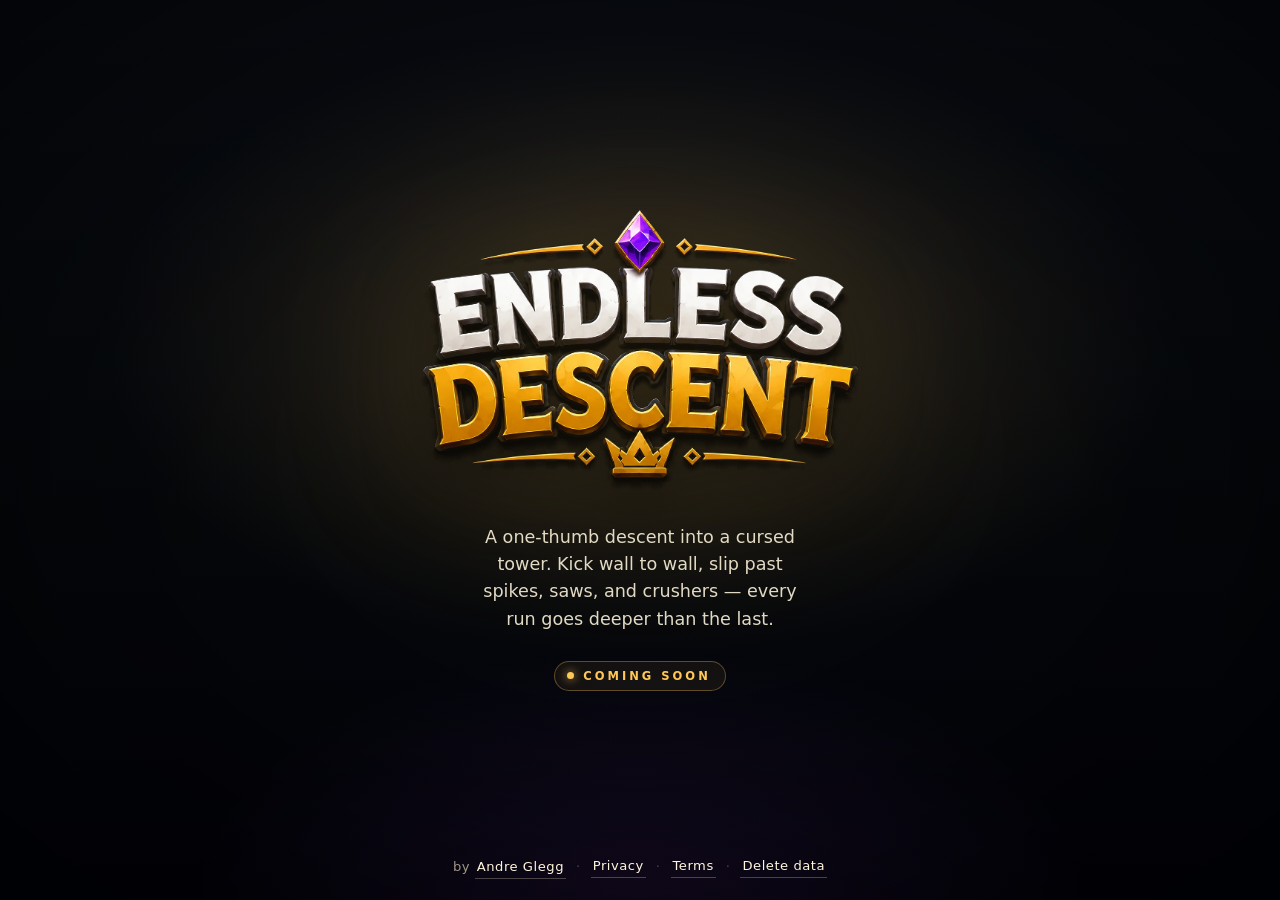
<file: index.html>
<!doctype html>
<html lang="en">
  <head>
    <meta charset="utf-8">
    <meta name="viewport" content="width=device-width, initial-scale=1, viewport-fit=cover">
    <title>Endless Descent</title>
    <meta
      name="description"
      content="A one-thumb descent into a cursed tower. Kick wall to wall, slip past spikes, saws, and crushers — every run goes deeper than the last. Coming soon."
    >
    <meta property="og:title" content="Endless Descent">
    <meta
      property="og:description"
      content="A one-thumb descent into a cursed tower. Kick wall to wall, slip past spikes, saws, and crushers — every run goes deeper than the last."
    >
    <meta property="og:type" content="website">
    <meta property="og:url" content="https://endlessdescent.andreglegg.no/">
    <meta property="og:image" content="https://endlessdescent.andreglegg.no/assets/concept.png">
    <meta name="theme-color" content="#05070a">
    <link rel="canonical" href="https://endlessdescent.andreglegg.no/">
    <link rel="stylesheet" href="styles.css">
  </head>
  <body>
    <div class="sparks" aria-hidden="true">
      <span></span><span></span><span></span><span></span><span></span>
      <span></span><span></span><span></span><span></span><span></span>
      <span></span><span></span><span></span><span></span><span></span>
      <span></span><span></span><span></span><span></span><span></span>
    </div>
    <main class="stage">
      <h1 class="logo">
        <img src="assets/logo.webp" alt="Endless Descent" width="1185" height="761">
      </h1>
      <p class="tagline">
        A one-thumb descent into a cursed tower. Kick wall to wall,
        slip past spikes, saws, and crushers &mdash; every run goes
        deeper than the last.
      </p>
      <p class="badge"><span class="dot" aria-hidden="true"></span>Coming soon</p>
    </main>
    <footer class="foot">
      <span>by <a href="https://andreglegg.no/">Andre Glegg</a></span>
      <span class="sep" aria-hidden="true">&middot;</span>
      <a href="/privacy/">Privacy</a>
      <span class="sep" aria-hidden="true">&middot;</span>
      <a href="/terms/">Terms</a>
      <span class="sep" aria-hidden="true">&middot;</span>
      <a href="/delete/">Delete data</a>
    </footer>
  </body>
</html>
</file>
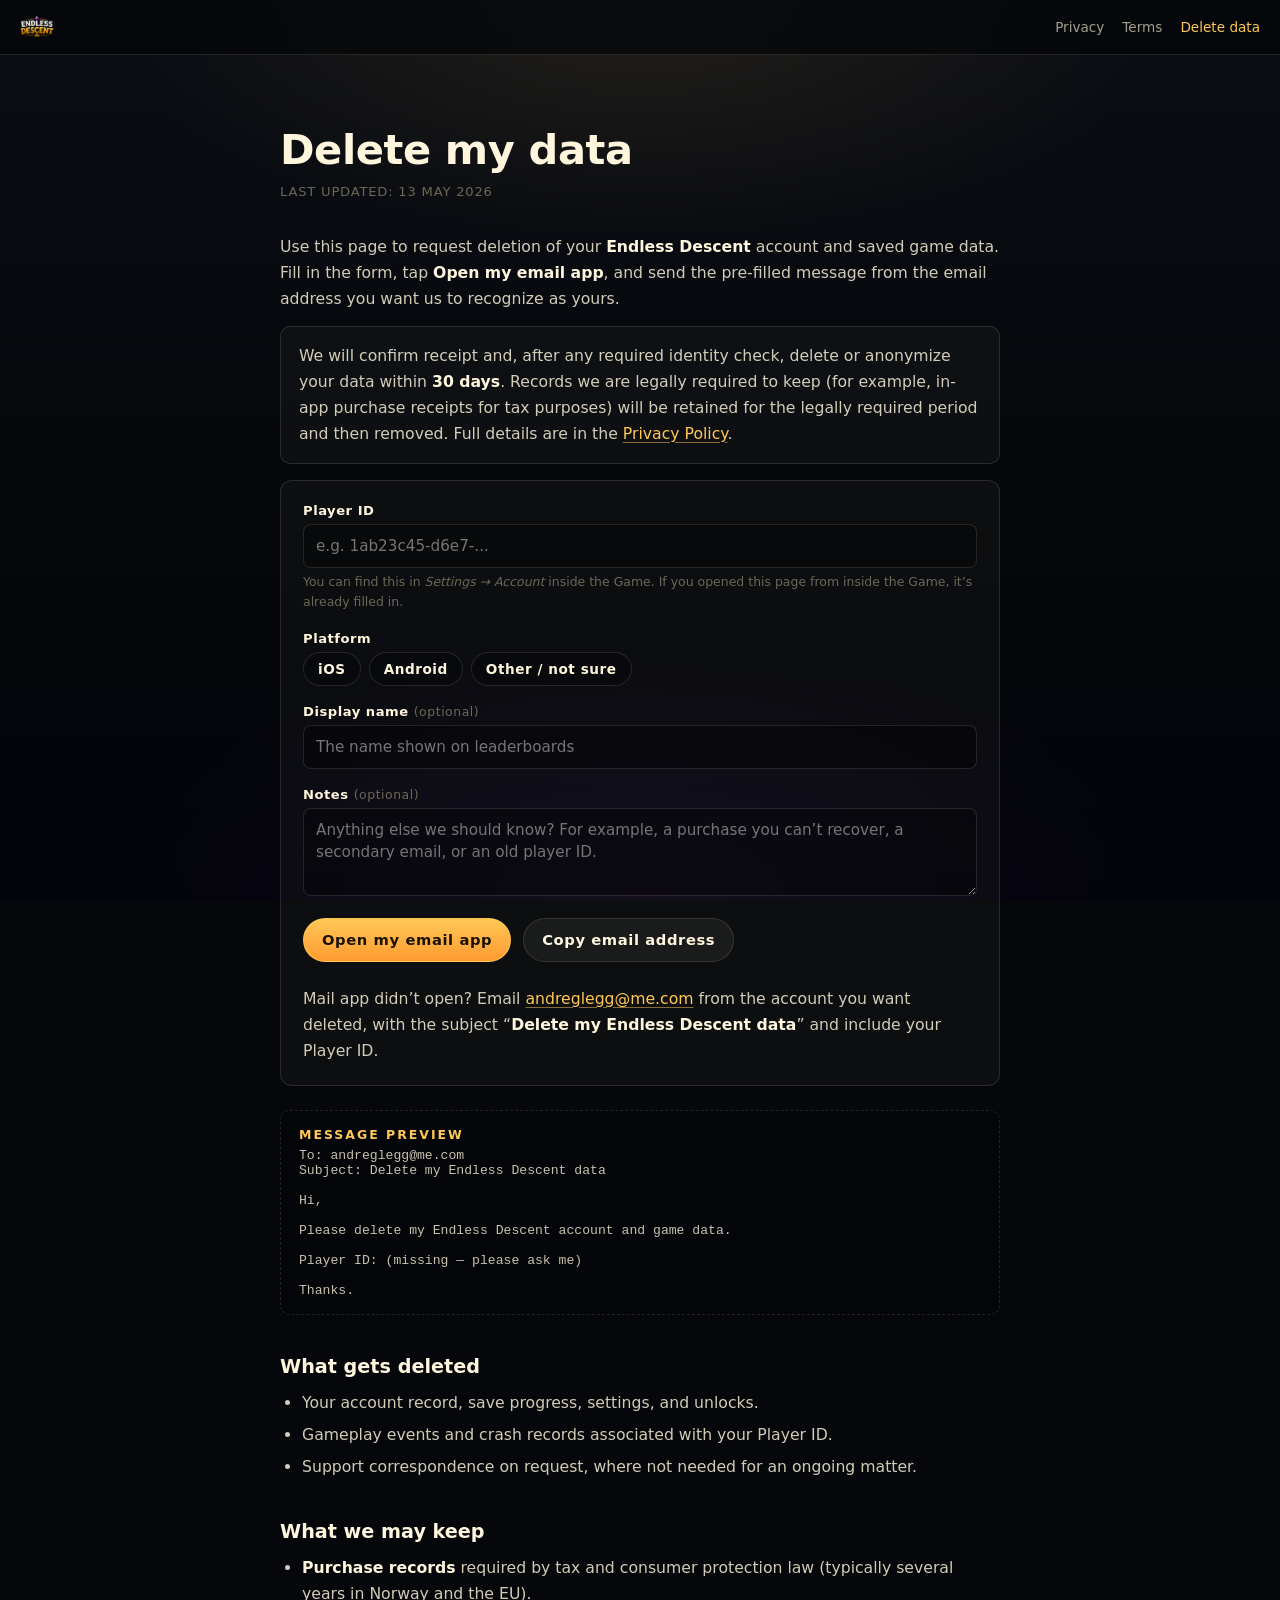
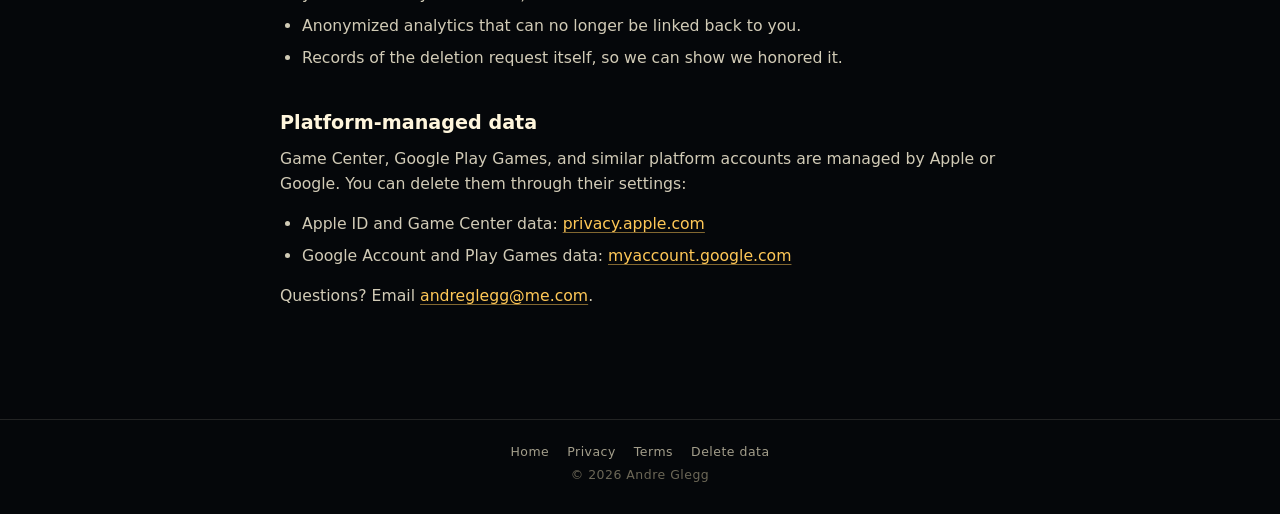
<file: delete/index.html>
<!doctype html>
<html lang="en">
  <head>
    <meta charset="utf-8">
    <meta name="viewport" content="width=device-width, initial-scale=1, viewport-fit=cover">
    <title>Delete my data &middot; Endless Descent</title>
    <meta name="description" content="Request deletion of your Endless Descent account and game data.">
    <meta name="robots" content="noindex, follow">
    <meta name="theme-color" content="#05070a">
    <link rel="canonical" href="https://endlessdescent.andreglegg.no/delete/">
    <link rel="stylesheet" href="/docs.css">
    <style>
      .delete-form {
        margin: 0 0 24px;
        padding: 22px 22px 8px;
        border: 1px solid var(--line);
        border-radius: 12px;
        background: var(--card);
      }
      .delete-form .row {
        margin-bottom: 18px;
      }
      .delete-form label {
        display: block;
        margin-bottom: 6px;
        font-size: 0.82rem;
        font-weight: 600;
        letter-spacing: 0.04em;
        color: var(--ink);
      }
      .delete-form .hint {
        margin-top: 4px;
        font-size: 0.78rem;
        color: var(--dim);
      }
      .delete-form input[type="text"],
      .delete-form textarea {
        width: 100%;
        padding: 10px 12px;
        border-radius: 8px;
        border: 1px solid var(--line);
        background: rgba(0, 0, 0, 0.35);
        color: var(--ink);
        font: inherit;
        font-size: 0.95rem;
        line-height: 1.45;
      }
      .delete-form input[type="text"]:focus,
      .delete-form textarea:focus {
        outline: none;
        border-color: var(--gold);
        box-shadow: 0 0 0 3px rgba(255, 200, 87, 0.18);
      }
      .delete-form textarea {
        min-height: 88px;
        resize: vertical;
      }
      .radio-group {
        display: flex;
        flex-wrap: wrap;
        gap: 8px;
      }
      .radio-group label {
        margin: 0;
        padding: 8px 14px;
        border: 1px solid var(--line);
        border-radius: 999px;
        font-size: 0.85rem;
        font-weight: 600;
        cursor: pointer;
        background: rgba(0, 0, 0, 0.25);
        transition: border-color 0.15s, color 0.15s, background 0.15s;
      }
      .radio-group input[type="radio"] {
        position: absolute;
        opacity: 0;
        pointer-events: none;
      }
      .radio-group input[type="radio"]:checked + span {
        color: var(--gold);
      }
      .radio-group label:has(input:checked) {
        border-color: rgba(255, 200, 87, 0.7);
        background: rgba(255, 200, 87, 0.06);
      }
      .actions {
        display: flex;
        flex-wrap: wrap;
        gap: 12px;
        align-items: center;
        margin: 8px 0 24px;
      }
      .btn {
        min-height: 44px;
        display: inline-flex;
        align-items: center;
        justify-content: center;
        padding: 0 18px;
        border-radius: 999px;
        border: 1px solid transparent;
        font: inherit;
        font-size: 0.92rem;
        font-weight: 700;
        letter-spacing: 0.04em;
        cursor: pointer;
        text-decoration: none;
        transition: transform 0.12s, filter 0.15s, background 0.15s;
      }
      .btn--primary {
        color: #1b1204;
        background: linear-gradient(180deg, #ffc857, #ff9b2f);
        border-color: rgba(255, 200, 87, 0.8);
      }
      .btn--ghost {
        color: var(--ink);
        background: rgba(255, 246, 221, 0.06);
        border-color: var(--line);
      }
      .btn:hover { transform: translateY(-1px); filter: brightness(1.05); }
      .btn:active { transform: translateY(0); }
      .copied {
        font-size: 0.82rem;
        color: var(--gold);
        opacity: 0;
        transition: opacity 0.2s;
      }
      .copied.show { opacity: 1; }
      .fallback {
        margin: 0;
        font-size: 0.88rem;
        color: var(--muted);
      }
      .fallback code {
        padding: 2px 6px;
        border-radius: 6px;
        background: rgba(255, 246, 221, 0.08);
        color: var(--ink);
        font-size: 0.92em;
      }
      .preview {
        margin: 6px 0 24px;
        padding: 16px 18px;
        border: 1px dashed var(--line);
        border-radius: 10px;
        background: rgba(0, 0, 0, 0.2);
      }
      .preview h3 {
        margin: 0 0 6px;
        font-size: 0.78rem;
        letter-spacing: 0.16em;
        text-transform: uppercase;
        color: var(--gold);
      }
      .preview pre {
        margin: 0;
        font-family: ui-monospace, "SF Mono", Menlo, monospace;
        font-size: 0.82rem;
        color: rgba(255, 246, 221, 0.78);
        white-space: pre-wrap;
        word-wrap: break-word;
      }
    </style>
  </head>
  <body>
    <header class="page-header">
      <a class="home" href="/">
        <img src="/assets/logo.webp" alt="Endless Descent">
      </a>
      <nav>
        <a href="/privacy/">Privacy</a>
        <a href="/terms/">Terms</a>
        <a href="/delete/" aria-current="page">Delete data</a>
      </nav>
    </header>

    <main class="doc">
      <h1>Delete my data</h1>
      <p class="meta">Last updated: 13 May 2026</p>

      <p>
        Use this page to request deletion of your <strong>Endless Descent</strong>
        account and saved game data. Fill in the form, tap
        <strong>Open my email app</strong>, and send the pre-filled message from
        the email address you want us to recognize as yours.
      </p>

      <div class="callout">
        <p>
          We will confirm receipt and, after any required identity check, delete
          or anonymize your data within <strong>30 days</strong>. Records we are
          legally required to keep (for example, in-app purchase receipts for tax
          purposes) will be retained for the legally required period and then
          removed. Full details are in the
          <a href="/privacy/#deletion">Privacy Policy</a>.
        </p>
      </div>

      <form class="delete-form" id="deleteForm" novalidate>
        <div class="row">
          <label for="userid">Player ID</label>
          <input
            id="userid"
            name="userid"
            type="text"
            autocomplete="off"
            spellcheck="false"
            placeholder="e.g. 1ab23c45-d6e7-..."
            required
          >
          <p class="hint">
            You can find this in <em>Settings &rarr; Account</em> inside the Game.
            If you opened this page from inside the Game, it&rsquo;s already
            filled in.
          </p>
        </div>

        <div class="row">
          <label>Platform</label>
          <div class="radio-group" role="radiogroup" aria-label="Platform">
            <label>
              <input type="radio" name="platform" value="iOS">
              <span>iOS</span>
            </label>
            <label>
              <input type="radio" name="platform" value="Android">
              <span>Android</span>
            </label>
            <label>
              <input type="radio" name="platform" value="Other">
              <span>Other / not sure</span>
            </label>
          </div>
        </div>

        <div class="row">
          <label for="displayname">Display name <span class="hint" style="font-weight:400">(optional)</span></label>
          <input
            id="displayname"
            name="displayname"
            type="text"
            autocomplete="off"
            placeholder="The name shown on leaderboards"
          >
        </div>

        <div class="row">
          <label for="notes">Notes <span class="hint" style="font-weight:400">(optional)</span></label>
          <textarea
            id="notes"
            name="notes"
            placeholder="Anything else we should know? For example, a purchase you can&rsquo;t recover, a secondary email, or an old player ID."
          ></textarea>
        </div>

        <div class="actions">
          <button type="submit" class="btn btn--primary">Open my email app</button>
          <button type="button" class="btn btn--ghost" id="copyEmail">Copy email address</button>
          <span class="copied" id="copied">Copied</span>
        </div>

        <p class="fallback">
          Mail app didn&rsquo;t open? Email
          <a href="mailto:andreglegg@me.com">andreglegg@me.com</a> from the
          account you want deleted, with the subject
          &ldquo;<strong>Delete my Endless Descent data</strong>&rdquo;
          and include your Player ID.
        </p>
      </form>

      <div class="preview" aria-live="polite">
        <h3>Message preview</h3>
        <pre id="preview">Fill in the form above to preview your email.</pre>
      </div>

      <h2>What gets deleted</h2>
      <ul>
        <li>Your account record, save progress, settings, and unlocks.</li>
        <li>Gameplay events and crash records associated with your Player ID.</li>
        <li>Support correspondence on request, where not needed for an ongoing matter.</li>
      </ul>

      <h2>What we may keep</h2>
      <ul>
        <li>
          <strong>Purchase records</strong> required by tax and consumer protection
          law (typically several years in Norway and the EU).
        </li>
        <li>
          Anonymized analytics that can no longer be linked back to you.
        </li>
        <li>
          Records of the deletion request itself, so we can show we honored it.
        </li>
      </ul>

      <h2>Platform-managed data</h2>
      <p>
        Game Center, Google Play Games, and similar platform accounts are managed
        by Apple or Google. You can delete them through their settings:
      </p>
      <ul>
        <li>
          Apple ID and Game Center data:
          <a href="https://privacy.apple.com/" rel="noopener">privacy.apple.com</a>
        </li>
        <li>
          Google Account and Play Games data:
          <a href="https://myaccount.google.com/" rel="noopener">myaccount.google.com</a>
        </li>
      </ul>

      <p>
        Questions? Email
        <a href="mailto:andreglegg@me.com">andreglegg@me.com</a>.
      </p>
    </main>

    <footer class="page-footer">
      <nav>
        <a href="/">Home</a>
        <a href="/privacy/">Privacy</a>
        <a href="/terms/">Terms</a>
        <a href="/delete/">Delete data</a>
      </nav>
      &copy; 2026 Andre Glegg
    </footer>

    <script>
      (function () {
        var EMAIL = 'andreglegg@me.com';
        var SUBJECT = 'Delete my Endless Descent data';

        var form = document.getElementById('deleteForm');
        var idInput = document.getElementById('userid');
        var nameInput = document.getElementById('displayname');
        var notesInput = document.getElementById('notes');
        var preview = document.getElementById('preview');
        var copyBtn = document.getElementById('copyEmail');
        var copied = document.getElementById('copied');

        // Pre-fill from ?userid= (or aliases) in the URL
        var params = new URLSearchParams(window.location.search);
        var preset =
          params.get('userid') ||
          params.get('user_id') ||
          params.get('uid') ||
          params.get('playerid') ||
          params.get('player_id') ||
          '';
        if (preset) idInput.value = preset.trim();

        var presetPlatform = (params.get('platform') || '').toLowerCase();
        if (presetPlatform) {
          var match = document.querySelector(
            'input[name="platform"][value="' +
              (presetPlatform === 'ios'
                ? 'iOS'
                : presetPlatform === 'android'
                ? 'Android'
                : 'Other') +
              '"]'
          );
          if (match) match.checked = true;
        }

        function selectedPlatform() {
          var r = document.querySelector('input[name="platform"]:checked');
          return r ? r.value : '';
        }

        function buildBody() {
          var id = idInput.value.trim();
          var platform = selectedPlatform();
          var name = nameInput.value.trim();
          var notes = notesInput.value.trim();

          var lines = [
            'Hi,',
            '',
            'Please delete my Endless Descent account and game data.',
            '',
            'Player ID: ' + (id || '(missing — please ask me)')
          ];
          if (platform) lines.push('Platform: ' + platform);
          if (name) lines.push('Display name: ' + name);
          if (notes) {
            lines.push('');
            lines.push('Notes:');
            lines.push(notes);
          }
          lines.push('');
          lines.push('Thanks.');
          return lines.join('\n');
        }

        function refreshPreview() {
          var body = buildBody();
          preview.textContent =
            'To: ' + EMAIL + '\n' +
            'Subject: ' + SUBJECT + '\n\n' +
            body;
        }

        function buildMailto() {
          var body = buildBody();
          return (
            'mailto:' + encodeURIComponent(EMAIL) +
            '?subject=' + encodeURIComponent(SUBJECT) +
            '&body=' + encodeURIComponent(body)
          );
        }

        form.addEventListener('input', refreshPreview);
        form.addEventListener('change', refreshPreview);

        form.addEventListener('submit', function (e) {
          e.preventDefault();
          if (!idInput.value.trim()) {
            idInput.focus();
            idInput.setAttribute('aria-invalid', 'true');
            return;
          }
          idInput.removeAttribute('aria-invalid');
          window.location.href = buildMailto();
        });

        copyBtn.addEventListener('click', function () {
          var text = EMAIL;
          var done = function () {
            copied.classList.add('show');
            setTimeout(function () { copied.classList.remove('show'); }, 1600);
          };
          if (navigator.clipboard && navigator.clipboard.writeText) {
            navigator.clipboard.writeText(text).then(done, function () {
              fallbackCopy(text);
              done();
            });
          } else {
            fallbackCopy(text);
            done();
          }
        });

        function fallbackCopy(text) {
          var ta = document.createElement('textarea');
          ta.value = text;
          ta.setAttribute('readonly', '');
          ta.style.position = 'absolute';
          ta.style.left = '-9999px';
          document.body.appendChild(ta);
          ta.select();
          try { document.execCommand('copy'); } catch (_) {}
          document.body.removeChild(ta);
        }

        refreshPreview();
      })();
    </script>
  </body>
</html>
</file>
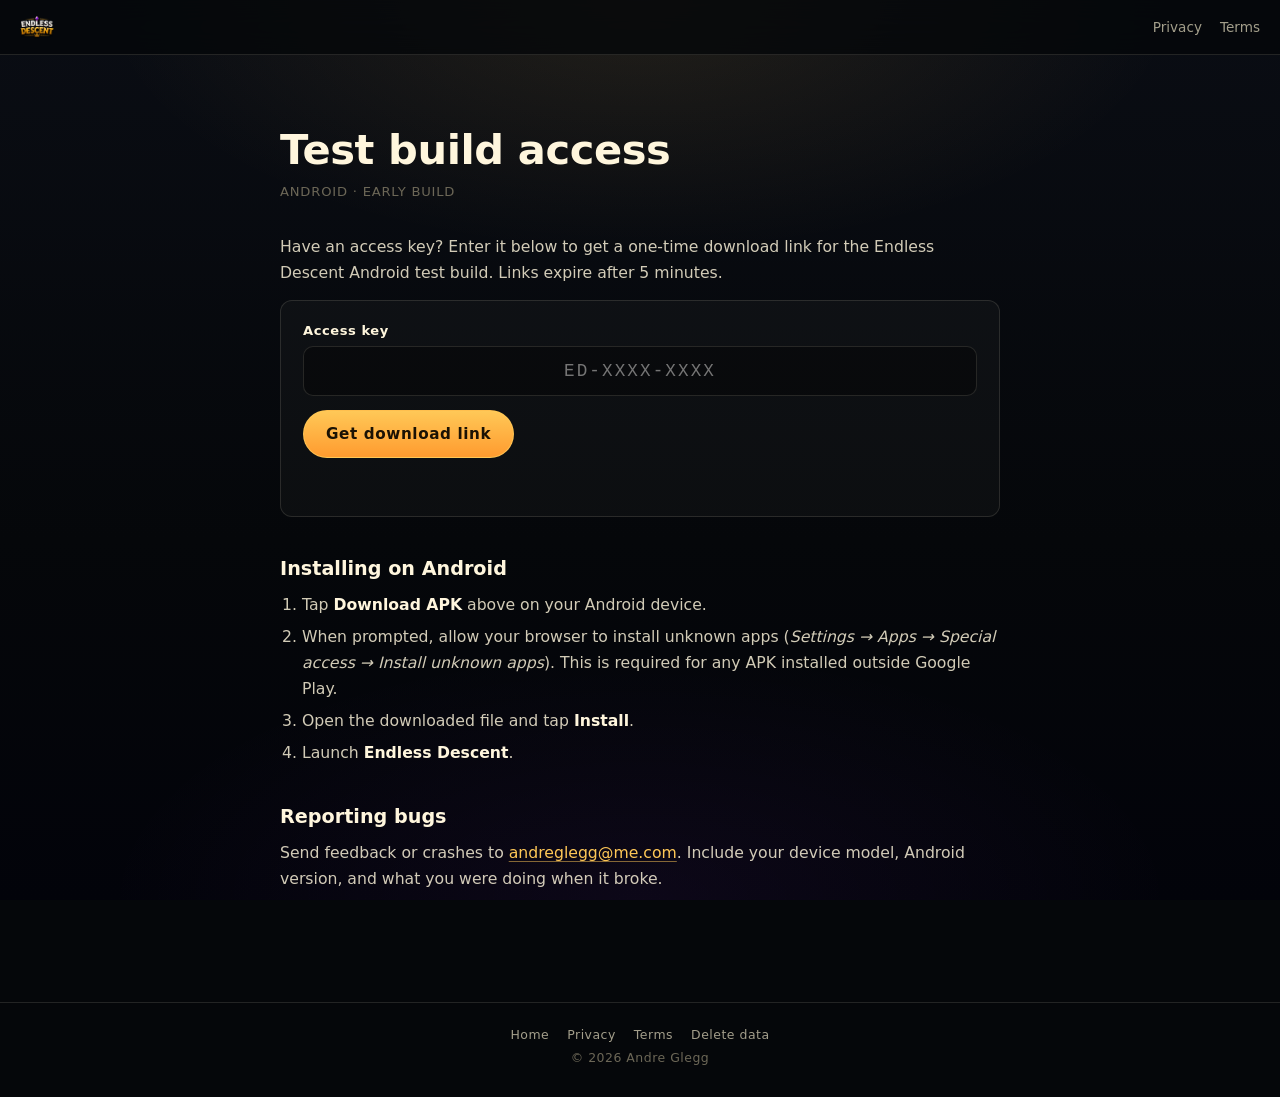
<file: download/index.html>
<!doctype html>
<html lang="en">
  <head>
    <meta charset="utf-8">
    <meta name="viewport" content="width=device-width, initial-scale=1, viewport-fit=cover">
    <title>Download &middot; Endless Descent</title>
    <meta name="description" content="Redeem your access key to download the Endless Descent Android test build.">
    <meta name="robots" content="noindex, nofollow">
    <meta name="theme-color" content="#05070a">
    <link rel="canonical" href="https://endlessdescent.andreglegg.no/download/">
    <link rel="stylesheet" href="/docs.css">
    <style>
      .key-form {
        margin: 0 0 24px;
        padding: 22px 22px 18px;
        border: 1px solid var(--line);
        border-radius: 12px;
        background: var(--card);
      }
      .key-form label {
        display: block;
        margin-bottom: 8px;
        font-size: 0.82rem;
        font-weight: 600;
        letter-spacing: 0.04em;
        color: var(--ink);
      }
      .key-input {
        width: 100%;
        padding: 14px 14px;
        border-radius: 10px;
        border: 1px solid var(--line);
        background: rgba(0, 0, 0, 0.35);
        color: var(--ink);
        font-family: ui-monospace, "SF Mono", Menlo, monospace;
        font-size: 1.1rem;
        letter-spacing: 0.12em;
        text-align: center;
        text-transform: uppercase;
      }
      .key-input:focus {
        outline: none;
        border-color: var(--gold);
        box-shadow: 0 0 0 3px rgba(255, 200, 87, 0.18);
      }
      .actions {
        margin-top: 14px;
        display: flex;
        gap: 10px;
        align-items: center;
      }
      .btn {
        min-height: 48px;
        display: inline-flex;
        align-items: center;
        justify-content: center;
        padding: 0 22px;
        border-radius: 999px;
        border: 1px solid transparent;
        font: inherit;
        font-size: 0.95rem;
        font-weight: 700;
        letter-spacing: 0.04em;
        cursor: pointer;
        text-decoration: none;
        transition: transform 0.12s, filter 0.15s, opacity 0.15s;
      }
      .btn--primary {
        color: #1b1204;
        background: linear-gradient(180deg, #ffc857, #ff9b2f);
        border-color: rgba(255, 200, 87, 0.8);
      }
      .btn:hover { transform: translateY(-1px); filter: brightness(1.05); }
      .btn[disabled] { opacity: 0.5; cursor: not-allowed; transform: none; }
      .status {
        margin-top: 16px;
        min-height: 24px;
        font-size: 0.9rem;
      }
      .status.error { color: #ff8d80; }
      .status.success { color: var(--gold); }
      .status.info { color: var(--muted); }
      .download-card {
        margin: 24px 0;
        padding: 20px 22px;
        border: 1px solid rgba(255, 200, 87, 0.4);
        border-radius: 12px;
        background: rgba(255, 200, 87, 0.06);
        display: none;
      }
      .download-card.show { display: block; }
      .download-card h2 {
        margin: 0 0 8px;
        font-size: 1.05rem;
        color: var(--ink);
      }
      .download-card p {
        margin: 0 0 14px;
        color: rgba(255, 246, 221, 0.82);
        font-size: 0.92rem;
      }
      .download-card .countdown {
        color: var(--gold);
        font-weight: 700;
      }
      .spinner {
        width: 14px;
        height: 14px;
        border-radius: 50%;
        border: 2px solid rgba(255, 246, 221, 0.25);
        border-top-color: var(--gold);
        animation: spin 0.8s linear infinite;
        display: inline-block;
        margin-right: 8px;
        vertical-align: -3px;
      }
      @keyframes spin { to { transform: rotate(360deg); } }
    </style>
  </head>
  <body>
    <header class="page-header">
      <a class="home" href="/">
        <img src="/assets/logo.webp" alt="Endless Descent">
      </a>
      <nav>
        <a href="/privacy/">Privacy</a>
        <a href="/terms/">Terms</a>
      </nav>
    </header>

    <main class="doc">
      <h1>Test build access</h1>
      <p class="meta">Android &middot; Early build</p>

      <p>
        Have an access key? Enter it below to get a one-time download link for
        the Endless Descent Android test build. Links expire after 5 minutes.
      </p>

      <form class="key-form" id="keyForm" novalidate>
        <label for="key">Access key</label>
        <input
          id="key"
          name="key"
          class="key-input"
          type="text"
          autocomplete="off"
          spellcheck="false"
          autocapitalize="characters"
          inputmode="text"
          placeholder="ED-XXXX-XXXX"
          maxlength="14"
          required
        >
        <div class="actions">
          <button type="submit" class="btn btn--primary" id="submitBtn">
            Get download link
          </button>
        </div>
        <div class="status" id="status" role="status" aria-live="polite"></div>
      </form>

      <div class="download-card" id="downloadCard">
        <h2>Your download is ready</h2>
        <p>
          The link below works for <span class="countdown" id="countdown">5:00</span>.
          On Android, you may need to allow installation from this browser in
          system settings before opening the APK.
        </p>
        <a class="btn btn--primary" id="downloadLink" href="#">Download APK</a>
      </div>

      <h2>Installing on Android</h2>
      <ol>
        <li>Tap <strong>Download APK</strong> above on your Android device.</li>
        <li>
          When prompted, allow your browser to install unknown apps
          (<em>Settings &rarr; Apps &rarr; Special access &rarr; Install unknown
          apps</em>). This is required for any APK installed outside Google Play.
        </li>
        <li>Open the downloaded file and tap <strong>Install</strong>.</li>
        <li>Launch <strong>Endless Descent</strong>.</li>
      </ol>

      <h2>Reporting bugs</h2>
      <p>
        Send feedback or crashes to
        <a href="mailto:andreglegg@me.com?subject=Endless%20Descent%20test%20build">andreglegg@me.com</a>.
        Include your device model, Android version, and what you were doing
        when it broke.
      </p>
    </main>

    <footer class="page-footer">
      <nav>
        <a href="/">Home</a>
        <a href="/privacy/">Privacy</a>
        <a href="/terms/">Terms</a>
        <a href="/delete/">Delete data</a>
      </nav>
      &copy; 2026 Andre Glegg
    </footer>

    <script>
      (function () {
        var API = "https://download.andreglegg.no/redeem";
        var form = document.getElementById("keyForm");
        var input = document.getElementById("key");
        var btn = document.getElementById("submitBtn");
        var status = document.getElementById("status");
        var card = document.getElementById("downloadCard");
        var link = document.getElementById("downloadLink");
        var countdownEl = document.getElementById("countdown");

        function normalize(v) {
          v = (v || "").toUpperCase().replace(/[^A-Z0-9]/g, "");
          if (v.length > 2 && !v.startsWith("ED")) v = "ED" + v;
          var rest = v.replace(/^ED/, "");
          var a = rest.slice(0, 4);
          var b = rest.slice(4, 8);
          var out = "ED";
          if (a) out += "-" + a;
          if (b) out += "-" + b;
          return out;
        }

        input.addEventListener("input", function () {
          var caret = input.selectionStart;
          var before = input.value;
          var after = normalize(before);
          if (after !== before) {
            input.value = after;
            try { input.setSelectionRange(after.length, after.length); } catch (_) {}
          }
        });

        // Prefill from ?key=... if someone sends a deep link
        var params = new URLSearchParams(window.location.search);
        var preset = params.get("key") || params.get("k") || "";
        if (preset) input.value = normalize(preset);

        function setStatus(msg, cls) {
          status.textContent = msg;
          status.className = "status " + (cls || "");
        }

        function startCountdown(seconds) {
          var end = Date.now() + seconds * 1000;
          function tick() {
            var remaining = Math.max(0, Math.round((end - Date.now()) / 1000));
            var m = Math.floor(remaining / 60);
            var s = remaining % 60;
            countdownEl.textContent = m + ":" + String(s).padStart(2, "0");
            if (remaining <= 0) {
              card.classList.remove("show");
              setStatus("Link expired — redeem your key again to get a new one.", "info");
              return;
            }
            setTimeout(tick, 250);
          }
          tick();
        }

        form.addEventListener("submit", async function (e) {
          e.preventDefault();
          card.classList.remove("show");
          var key = normalize(input.value);
          if (!/^ED-[A-Z0-9]{4}-[A-Z0-9]{4}$/.test(key)) {
            setStatus("That doesn't look like a valid key. Format: ED-XXXX-XXXX", "error");
            return;
          }
          btn.disabled = true;
          setStatus("", "");
          var spin = document.createElement("span");
          spin.className = "spinner";
          status.innerHTML = "";
          status.appendChild(spin);
          status.appendChild(document.createTextNode("Checking your key…"));
          status.className = "status info";

          try {
            var res = await fetch(API, {
              method: "POST",
              headers: { "Content-Type": "application/json" },
              body: JSON.stringify({ key: key })
            });
            if (res.status === 401) {
              setStatus("That key isn't valid. Check it and try again.", "error");
              return;
            }
            if (!res.ok) {
              setStatus("Something went wrong on our side (HTTP " + res.status + "). Try again in a moment.", "error");
              return;
            }
            var data = await res.json();
            if (!data.url) {
              setStatus("Unexpected response. Try again or contact andreglegg@me.com.", "error");
              return;
            }
            link.href = data.url;
            card.classList.add("show");
            setStatus("Key accepted.", "success");
            startCountdown(data.expires_in || 300);
            card.scrollIntoView({ behavior: "smooth", block: "center" });
          } catch (err) {
            setStatus("Couldn't reach the download server. Check your connection.", "error");
          } finally {
            btn.disabled = false;
          }
        });
      })();
    </script>
  </body>
</html>
</file>
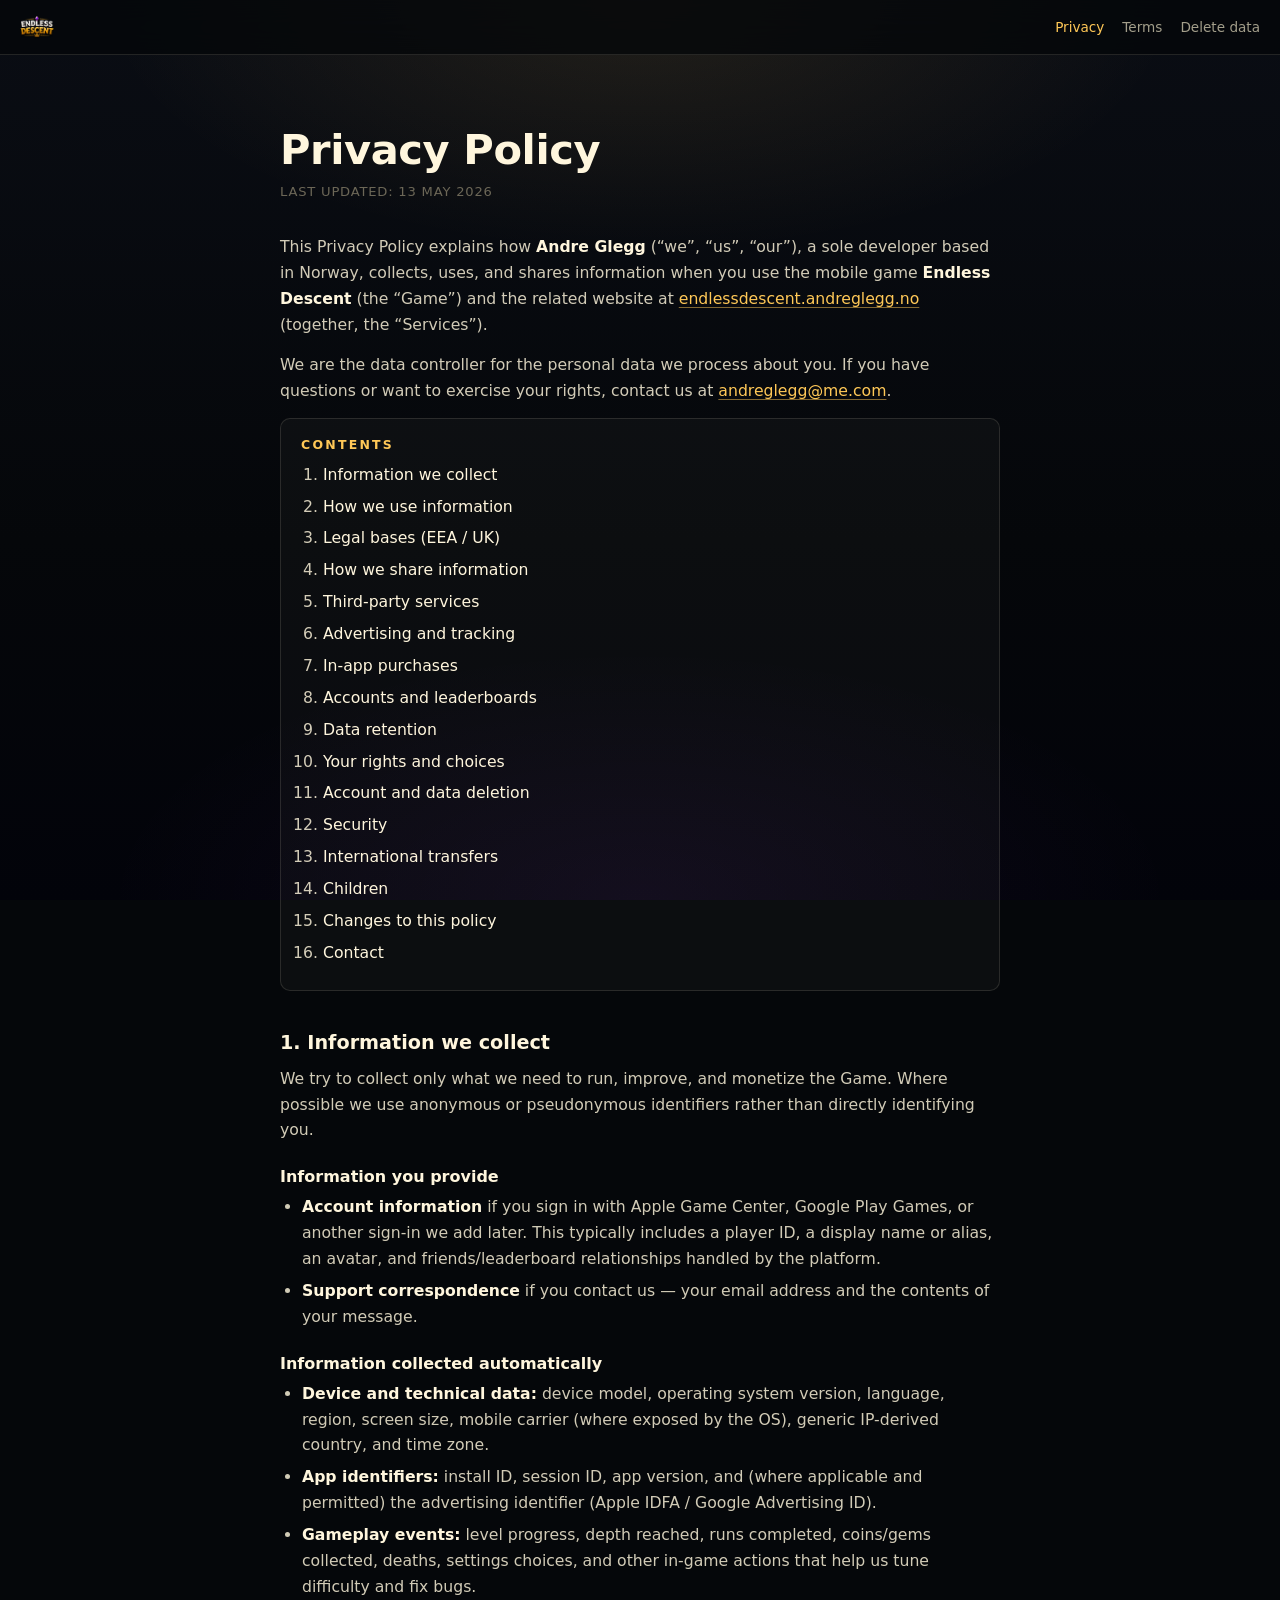
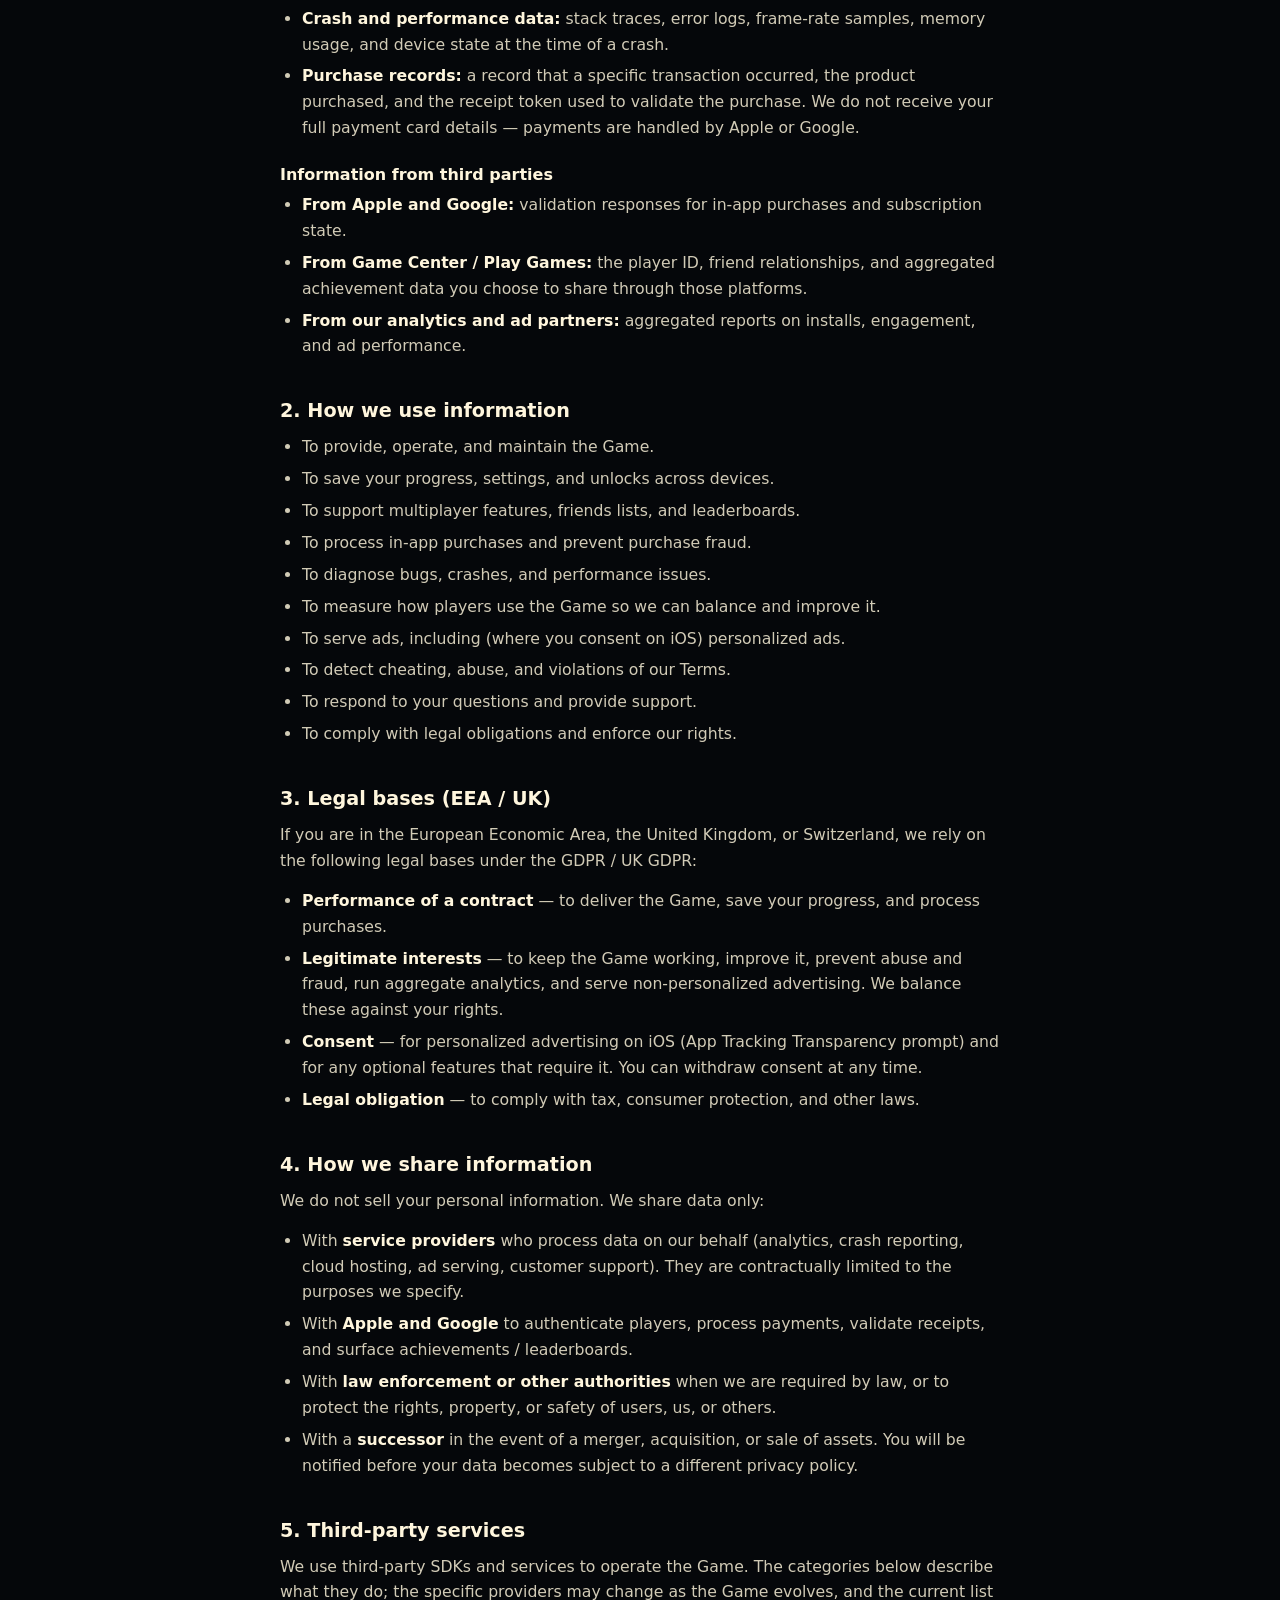
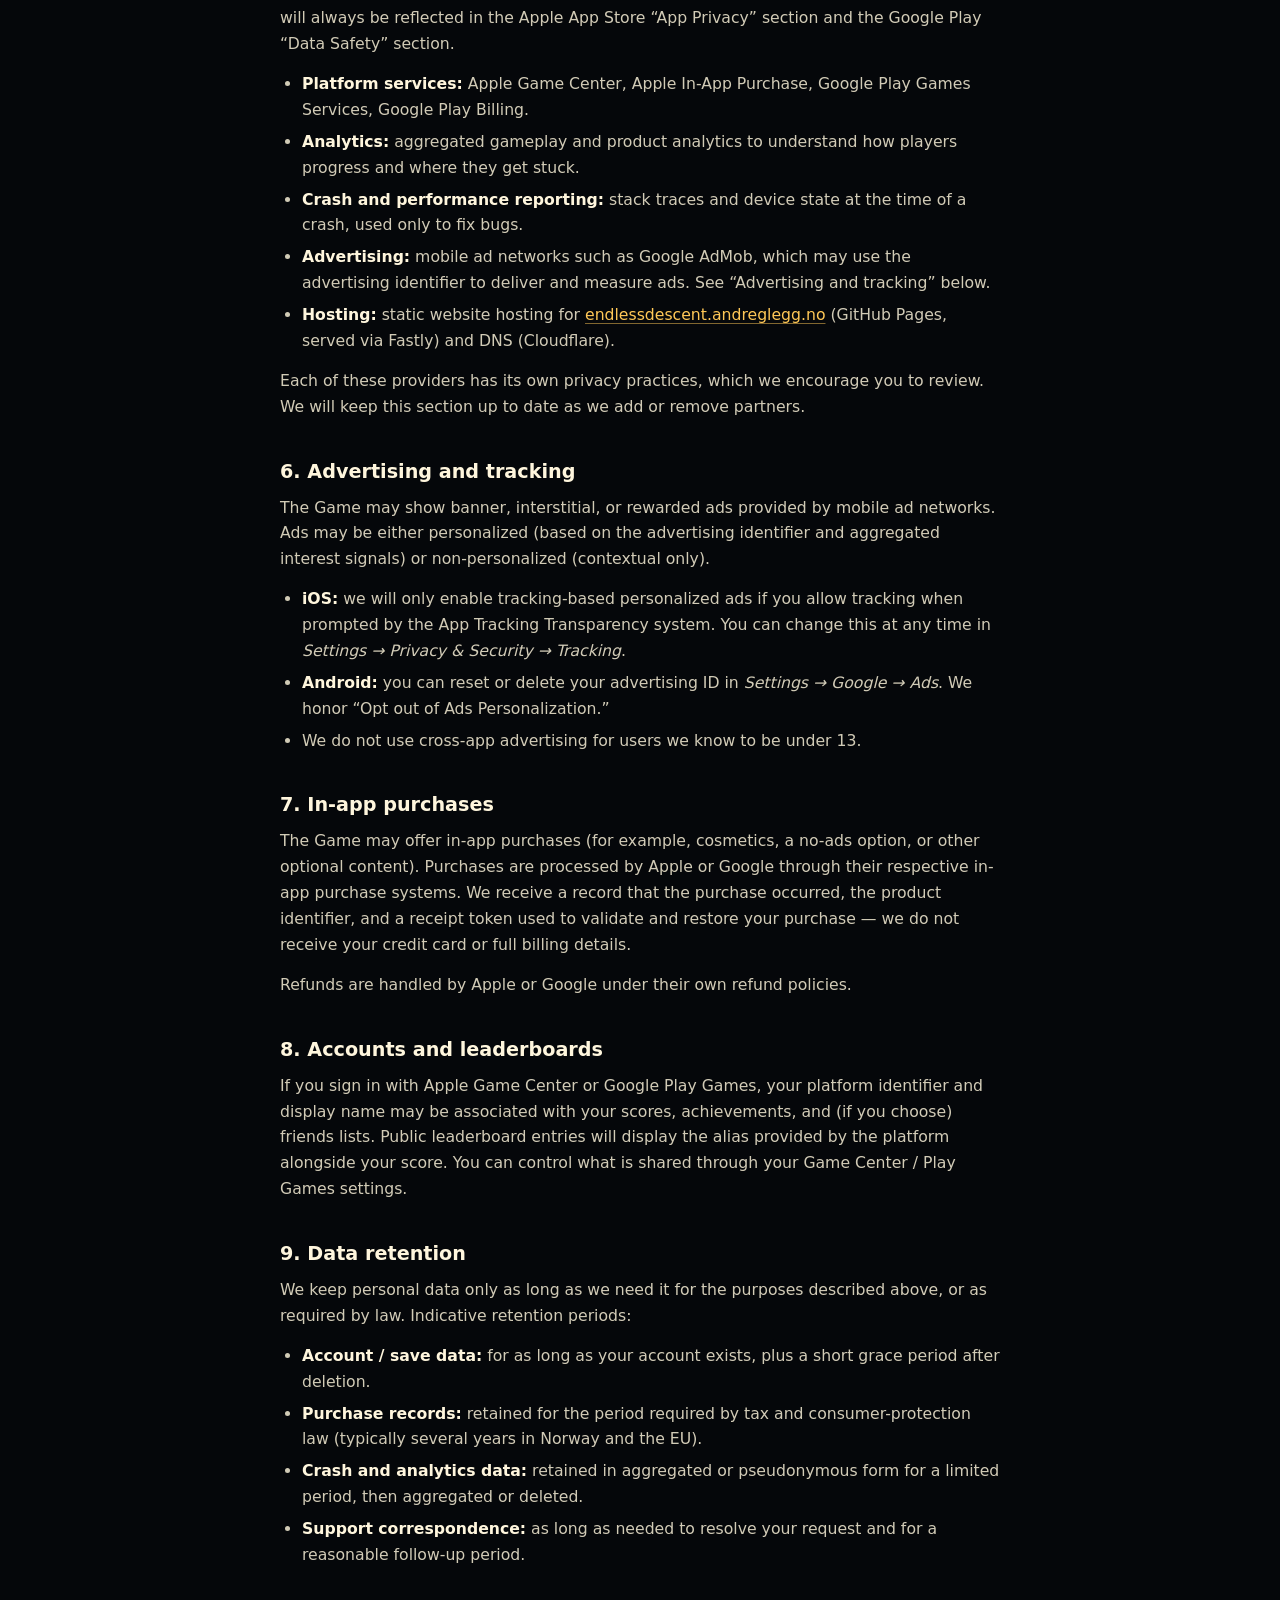
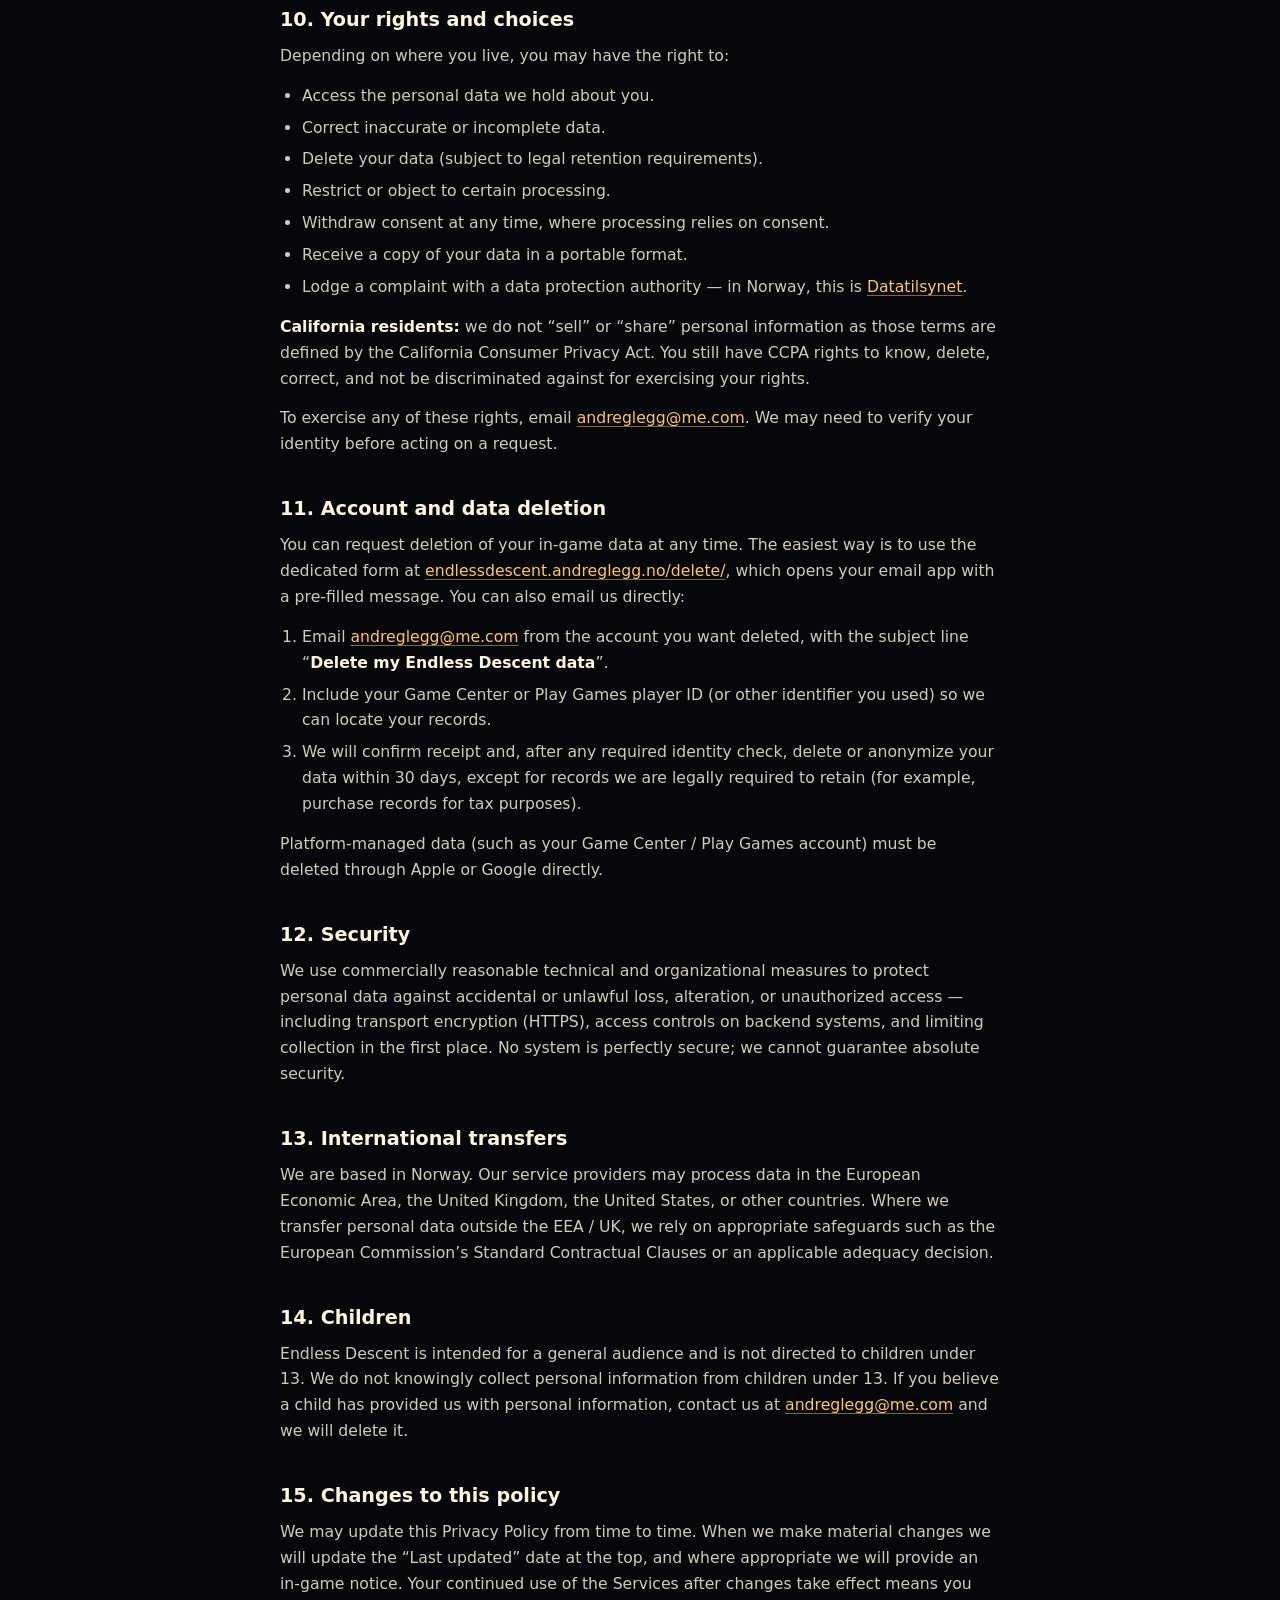
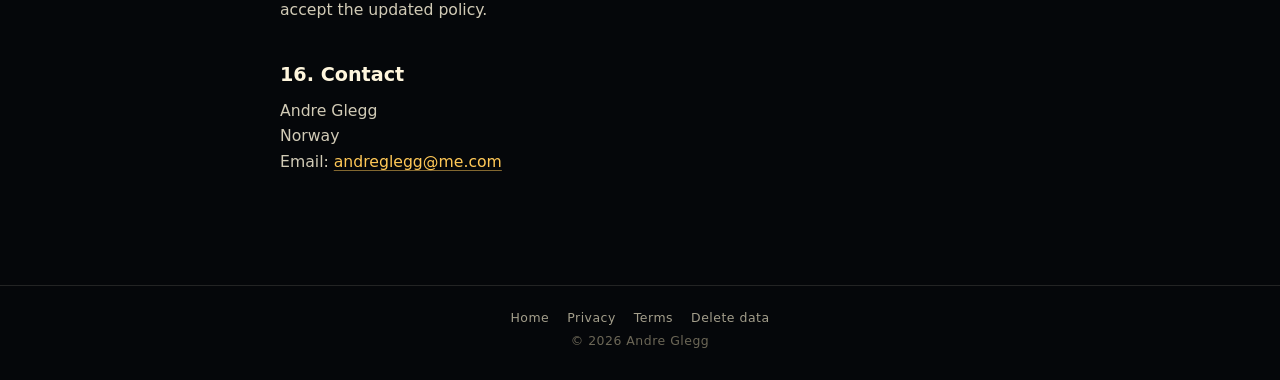
<file: privacy/index.html>
<!doctype html>
<html lang="en">
  <head>
    <meta charset="utf-8">
    <meta name="viewport" content="width=device-width, initial-scale=1, viewport-fit=cover">
    <title>Privacy Policy &middot; Endless Descent</title>
    <meta name="description" content="Privacy policy for the Endless Descent mobile game by Andre Glegg.">
    <meta name="robots" content="index, follow">
    <meta name="theme-color" content="#05070a">
    <link rel="canonical" href="https://endlessdescent.andreglegg.no/privacy/">
    <link rel="stylesheet" href="/docs.css">
  </head>
  <body>
    <header class="page-header">
      <a class="home" href="/">
        <img src="/assets/logo.webp" alt="Endless Descent">
      </a>
      <nav>
        <a href="/privacy/" aria-current="page">Privacy</a>
        <a href="/terms/">Terms</a>
        <a href="/delete/">Delete data</a>
      </nav>
    </header>

    <main class="doc">
      <h1>Privacy Policy</h1>
      <p class="meta">Last updated: 13 May 2026</p>

      <p>
        This Privacy Policy explains how <strong>Andre Glegg</strong>
        (&ldquo;we&rdquo;, &ldquo;us&rdquo;, &ldquo;our&rdquo;), a sole developer based
        in Norway, collects, uses, and shares information when you use the mobile
        game <strong>Endless Descent</strong> (the &ldquo;Game&rdquo;) and the
        related website at
        <a href="https://endlessdescent.andreglegg.no/">endlessdescent.andreglegg.no</a>
        (together, the &ldquo;Services&rdquo;).
      </p>

      <p>
        We are the data controller for the personal data we process about you.
        If you have questions or want to exercise your rights, contact us at
        <a href="mailto:andreglegg@me.com">andreglegg@me.com</a>.
      </p>

      <div class="toc">
        <h2>Contents</h2>
        <ol>
          <li><a href="#info">Information we collect</a></li>
          <li><a href="#use">How we use information</a></li>
          <li><a href="#legal">Legal bases (EEA / UK)</a></li>
          <li><a href="#sharing">How we share information</a></li>
          <li><a href="#third-parties">Third-party services</a></li>
          <li><a href="#ads">Advertising and tracking</a></li>
          <li><a href="#purchases">In-app purchases</a></li>
          <li><a href="#accounts">Accounts and leaderboards</a></li>
          <li><a href="#retention">Data retention</a></li>
          <li><a href="#rights">Your rights and choices</a></li>
          <li><a href="#deletion">Account and data deletion</a></li>
          <li><a href="#security">Security</a></li>
          <li><a href="#transfers">International transfers</a></li>
          <li><a href="#children">Children</a></li>
          <li><a href="#changes">Changes to this policy</a></li>
          <li><a href="#contact">Contact</a></li>
        </ol>
      </div>

      <h2 id="info">1. Information we collect</h2>

      <p>
        We try to collect only what we need to run, improve, and monetize the
        Game. Where possible we use anonymous or pseudonymous identifiers
        rather than directly identifying you.
      </p>

      <h3>Information you provide</h3>
      <ul>
        <li>
          <strong>Account information</strong> if you sign in with Apple Game Center,
          Google Play Games, or another sign-in we add later. This typically includes
          a player ID, a display name or alias, an avatar, and friends/leaderboard
          relationships handled by the platform.
        </li>
        <li>
          <strong>Support correspondence</strong> if you contact us &mdash; your email
          address and the contents of your message.
        </li>
      </ul>

      <h3>Information collected automatically</h3>
      <ul>
        <li>
          <strong>Device and technical data:</strong> device model, operating system
          version, language, region, screen size, mobile carrier (where exposed by
          the OS), generic IP-derived country, and time zone.
        </li>
        <li>
          <strong>App identifiers:</strong> install ID, session ID, app version,
          and (where applicable and permitted) the advertising identifier
          (Apple IDFA / Google Advertising ID).
        </li>
        <li>
          <strong>Gameplay events:</strong> level progress, depth reached, runs
          completed, coins/gems collected, deaths, settings choices, and other
          in-game actions that help us tune difficulty and fix bugs.
        </li>
        <li>
          <strong>Crash and performance data:</strong> stack traces, error logs,
          frame-rate samples, memory usage, and device state at the time of a crash.
        </li>
        <li>
          <strong>Purchase records:</strong> a record that a specific transaction
          occurred, the product purchased, and the receipt token used to validate
          the purchase. We do not receive your full payment card details &mdash;
          payments are handled by Apple or Google.
        </li>
      </ul>

      <h3>Information from third parties</h3>
      <ul>
        <li>
          <strong>From Apple and Google:</strong> validation responses for in-app
          purchases and subscription state.
        </li>
        <li>
          <strong>From Game Center / Play Games:</strong> the player ID, friend
          relationships, and aggregated achievement data you choose to share through
          those platforms.
        </li>
        <li>
          <strong>From our analytics and ad partners:</strong> aggregated reports
          on installs, engagement, and ad performance.
        </li>
      </ul>

      <h2 id="use">2. How we use information</h2>
      <ul>
        <li>To provide, operate, and maintain the Game.</li>
        <li>To save your progress, settings, and unlocks across devices.</li>
        <li>To support multiplayer features, friends lists, and leaderboards.</li>
        <li>To process in-app purchases and prevent purchase fraud.</li>
        <li>To diagnose bugs, crashes, and performance issues.</li>
        <li>To measure how players use the Game so we can balance and improve it.</li>
        <li>To serve ads, including (where you consent on iOS) personalized ads.</li>
        <li>To detect cheating, abuse, and violations of our Terms.</li>
        <li>To respond to your questions and provide support.</li>
        <li>To comply with legal obligations and enforce our rights.</li>
      </ul>

      <h2 id="legal">3. Legal bases (EEA / UK)</h2>
      <p>
        If you are in the European Economic Area, the United Kingdom, or Switzerland,
        we rely on the following legal bases under the GDPR / UK GDPR:
      </p>
      <ul>
        <li>
          <strong>Performance of a contract</strong> &mdash; to deliver the Game,
          save your progress, and process purchases.
        </li>
        <li>
          <strong>Legitimate interests</strong> &mdash; to keep the Game working,
          improve it, prevent abuse and fraud, run aggregate analytics, and serve
          non-personalized advertising. We balance these against your rights.
        </li>
        <li>
          <strong>Consent</strong> &mdash; for personalized advertising on iOS
          (App Tracking Transparency prompt) and for any optional features that
          require it. You can withdraw consent at any time.
        </li>
        <li>
          <strong>Legal obligation</strong> &mdash; to comply with tax, consumer
          protection, and other laws.
        </li>
      </ul>

      <h2 id="sharing">4. How we share information</h2>
      <p>We do not sell your personal information. We share data only:</p>
      <ul>
        <li>
          With <strong>service providers</strong> who process data on our behalf
          (analytics, crash reporting, cloud hosting, ad serving, customer support).
          They are contractually limited to the purposes we specify.
        </li>
        <li>
          With <strong>Apple and Google</strong> to authenticate players, process
          payments, validate receipts, and surface achievements / leaderboards.
        </li>
        <li>
          With <strong>law enforcement or other authorities</strong> when we are
          required by law, or to protect the rights, property, or safety of users,
          us, or others.
        </li>
        <li>
          With a <strong>successor</strong> in the event of a merger, acquisition,
          or sale of assets. You will be notified before your data becomes subject
          to a different privacy policy.
        </li>
      </ul>

      <h2 id="third-parties">5. Third-party services</h2>
      <p>
        We use third-party SDKs and services to operate the Game. The categories
        below describe what they do; the specific providers may change as the Game
        evolves, and the current list will always be reflected in the Apple App Store
        &ldquo;App Privacy&rdquo; section and the Google Play &ldquo;Data Safety&rdquo;
        section.
      </p>
      <ul>
        <li>
          <strong>Platform services:</strong> Apple Game Center, Apple In-App
          Purchase, Google Play Games Services, Google Play Billing.
        </li>
        <li>
          <strong>Analytics:</strong> aggregated gameplay and product analytics
          to understand how players progress and where they get stuck.
        </li>
        <li>
          <strong>Crash and performance reporting:</strong> stack traces and device
          state at the time of a crash, used only to fix bugs.
        </li>
        <li>
          <strong>Advertising:</strong> mobile ad networks such as Google AdMob,
          which may use the advertising identifier to deliver and measure ads.
          See &ldquo;Advertising and tracking&rdquo; below.
        </li>
        <li>
          <strong>Hosting:</strong> static website hosting for
          <a href="https://endlessdescent.andreglegg.no/">endlessdescent.andreglegg.no</a>
          (GitHub Pages, served via Fastly) and DNS (Cloudflare).
        </li>
      </ul>
      <p>
        Each of these providers has its own privacy practices, which we encourage
        you to review. We will keep this section up to date as we add or remove
        partners.
      </p>

      <h2 id="ads">6. Advertising and tracking</h2>
      <p>
        The Game may show banner, interstitial, or rewarded ads provided by mobile
        ad networks. Ads may be either personalized (based on the advertising
        identifier and aggregated interest signals) or non-personalized
        (contextual only).
      </p>
      <ul>
        <li>
          <strong>iOS:</strong> we will only enable tracking-based personalized ads
          if you allow tracking when prompted by the App Tracking Transparency
          system. You can change this at any time in
          <em>Settings &rarr; Privacy &amp; Security &rarr; Tracking</em>.
        </li>
        <li>
          <strong>Android:</strong> you can reset or delete your advertising ID in
          <em>Settings &rarr; Google &rarr; Ads</em>. We honor &ldquo;Opt out of
          Ads Personalization.&rdquo;
        </li>
        <li>
          We do not use cross-app advertising for users we know to be under 13.
        </li>
      </ul>

      <h2 id="purchases">7. In-app purchases</h2>
      <p>
        The Game may offer in-app purchases (for example, cosmetics, a no-ads
        option, or other optional content). Purchases are processed by Apple or
        Google through their respective in-app purchase systems. We receive a
        record that the purchase occurred, the product identifier, and a receipt
        token used to validate and restore your purchase &mdash; we do not receive
        your credit card or full billing details.
      </p>
      <p>
        Refunds are handled by Apple or Google under their own refund policies.
      </p>

      <h2 id="accounts">8. Accounts and leaderboards</h2>
      <p>
        If you sign in with Apple Game Center or Google Play Games, your platform
        identifier and display name may be associated with your scores, achievements,
        and (if you choose) friends lists. Public leaderboard entries will display
        the alias provided by the platform alongside your score. You can control
        what is shared through your Game Center / Play Games settings.
      </p>

      <h2 id="retention">9. Data retention</h2>
      <p>
        We keep personal data only as long as we need it for the purposes described
        above, or as required by law. Indicative retention periods:
      </p>
      <ul>
        <li>
          <strong>Account / save data:</strong> for as long as your account exists,
          plus a short grace period after deletion.
        </li>
        <li>
          <strong>Purchase records:</strong> retained for the period required by
          tax and consumer-protection law (typically several years in Norway and
          the EU).
        </li>
        <li>
          <strong>Crash and analytics data:</strong> retained in aggregated or
          pseudonymous form for a limited period, then aggregated or deleted.
        </li>
        <li>
          <strong>Support correspondence:</strong> as long as needed to resolve
          your request and for a reasonable follow-up period.
        </li>
      </ul>

      <h2 id="rights">10. Your rights and choices</h2>
      <p>
        Depending on where you live, you may have the right to:
      </p>
      <ul>
        <li>Access the personal data we hold about you.</li>
        <li>Correct inaccurate or incomplete data.</li>
        <li>Delete your data (subject to legal retention requirements).</li>
        <li>Restrict or object to certain processing.</li>
        <li>Withdraw consent at any time, where processing relies on consent.</li>
        <li>Receive a copy of your data in a portable format.</li>
        <li>
          Lodge a complaint with a data protection authority &mdash; in Norway,
          this is
          <a href="https://www.datatilsynet.no/">Datatilsynet</a>.
        </li>
      </ul>
      <p>
        <strong>California residents:</strong> we do not &ldquo;sell&rdquo; or
        &ldquo;share&rdquo; personal information as those terms are defined by the
        California Consumer Privacy Act. You still have CCPA rights to know, delete,
        correct, and not be discriminated against for exercising your rights.
      </p>
      <p>
        To exercise any of these rights, email
        <a href="mailto:andreglegg@me.com">andreglegg@me.com</a>. We may need to
        verify your identity before acting on a request.
      </p>

      <h2 id="deletion">11. Account and data deletion</h2>
      <p>
        You can request deletion of your in-game data at any time. The easiest way
        is to use the dedicated form at
        <a href="/delete/">endlessdescent.andreglegg.no/delete/</a>, which opens
        your email app with a pre-filled message. You can also email us directly:
      </p>
      <ol>
        <li>
          Email <a href="mailto:andreglegg@me.com">andreglegg@me.com</a> from the
          account you want deleted, with the subject line
          &ldquo;<strong>Delete my Endless Descent data</strong>&rdquo;.
        </li>
        <li>
          Include your Game Center or Play Games player ID (or other identifier you
          used) so we can locate your records.
        </li>
        <li>
          We will confirm receipt and, after any required identity check, delete or
          anonymize your data within 30 days, except for records we are legally
          required to retain (for example, purchase records for tax purposes).
        </li>
      </ol>
      <p>
        Platform-managed data (such as your Game Center / Play Games account) must
        be deleted through Apple or Google directly.
      </p>

      <h2 id="security">12. Security</h2>
      <p>
        We use commercially reasonable technical and organizational measures to
        protect personal data against accidental or unlawful loss, alteration, or
        unauthorized access &mdash; including transport encryption (HTTPS), access
        controls on backend systems, and limiting collection in the first place.
        No system is perfectly secure; we cannot guarantee absolute security.
      </p>

      <h2 id="transfers">13. International transfers</h2>
      <p>
        We are based in Norway. Our service providers may process data in the
        European Economic Area, the United Kingdom, the United States, or other
        countries. Where we transfer personal data outside the EEA / UK, we rely
        on appropriate safeguards such as the European Commission&rsquo;s Standard
        Contractual Clauses or an applicable adequacy decision.
      </p>

      <h2 id="children">14. Children</h2>
      <p>
        Endless Descent is intended for a general audience and is not directed to
        children under 13. We do not knowingly collect personal information from
        children under 13. If you believe a child has provided us with personal
        information, contact us at
        <a href="mailto:andreglegg@me.com">andreglegg@me.com</a> and we will delete
        it.
      </p>

      <h2 id="changes">15. Changes to this policy</h2>
      <p>
        We may update this Privacy Policy from time to time. When we make material
        changes we will update the &ldquo;Last updated&rdquo; date at the top, and
        where appropriate we will provide an in-game notice. Your continued use of
        the Services after changes take effect means you accept the updated policy.
      </p>

      <h2 id="contact">16. Contact</h2>
      <p>
        Andre Glegg<br>
        Norway<br>
        Email: <a href="mailto:andreglegg@me.com">andreglegg@me.com</a>
      </p>
    </main>

    <footer class="page-footer">
      <nav>
        <a href="/">Home</a>
        <a href="/privacy/">Privacy</a>
        <a href="/terms/">Terms</a>
        <a href="/delete/">Delete data</a>
      </nav>
      &copy; 2026 Andre Glegg
    </footer>
  </body>
</html>
</file>
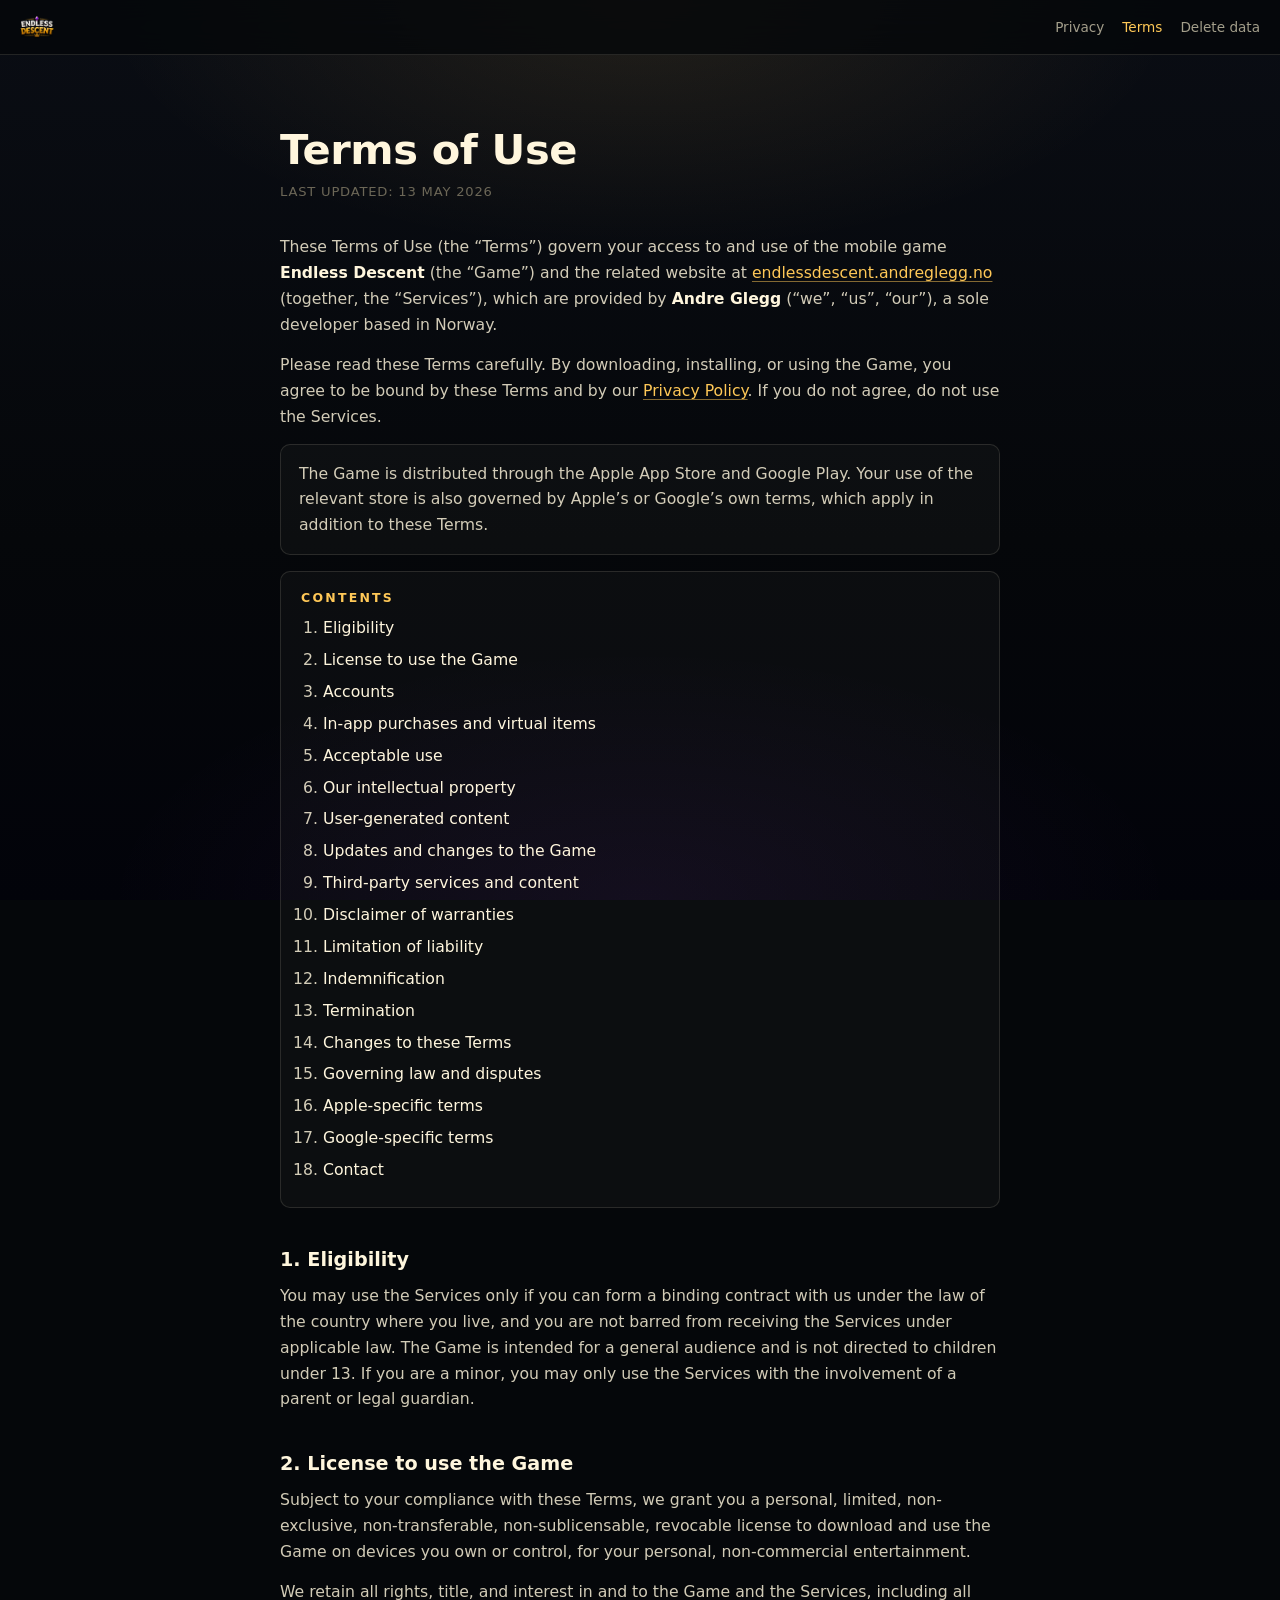
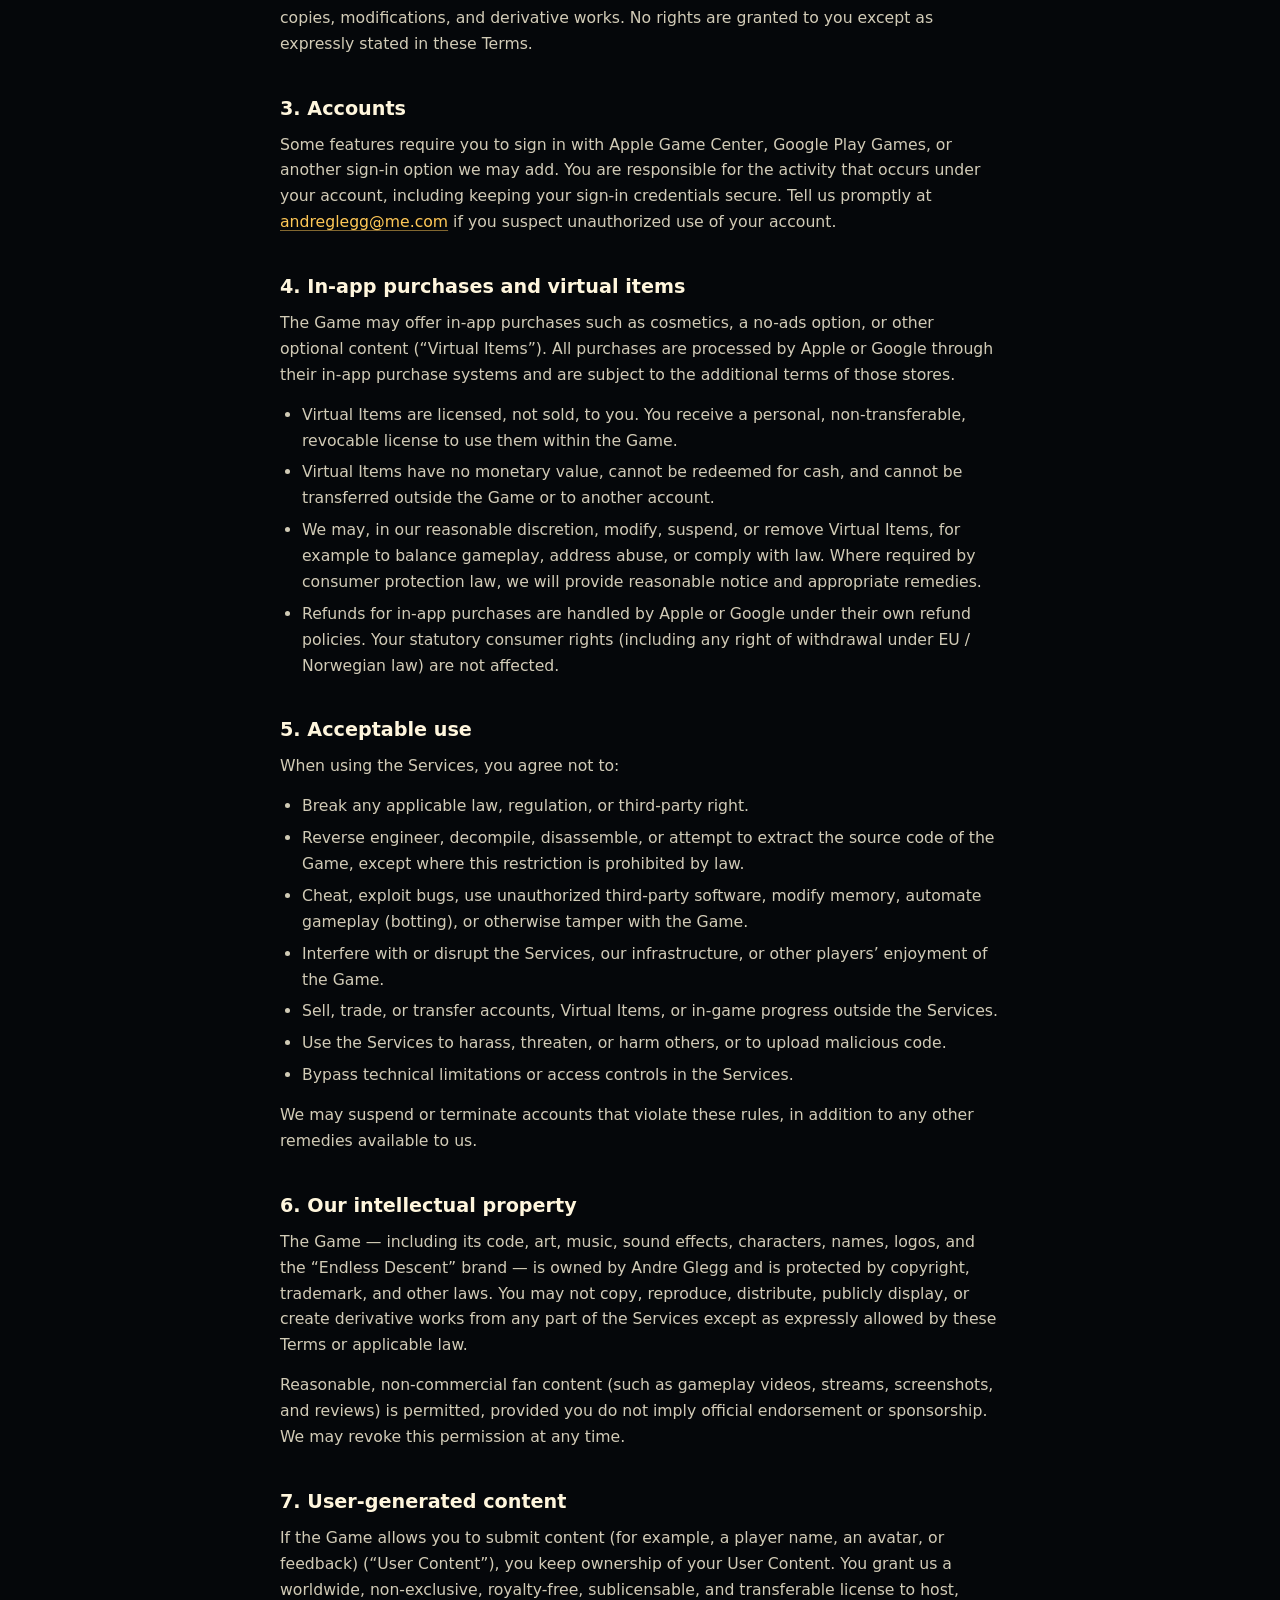
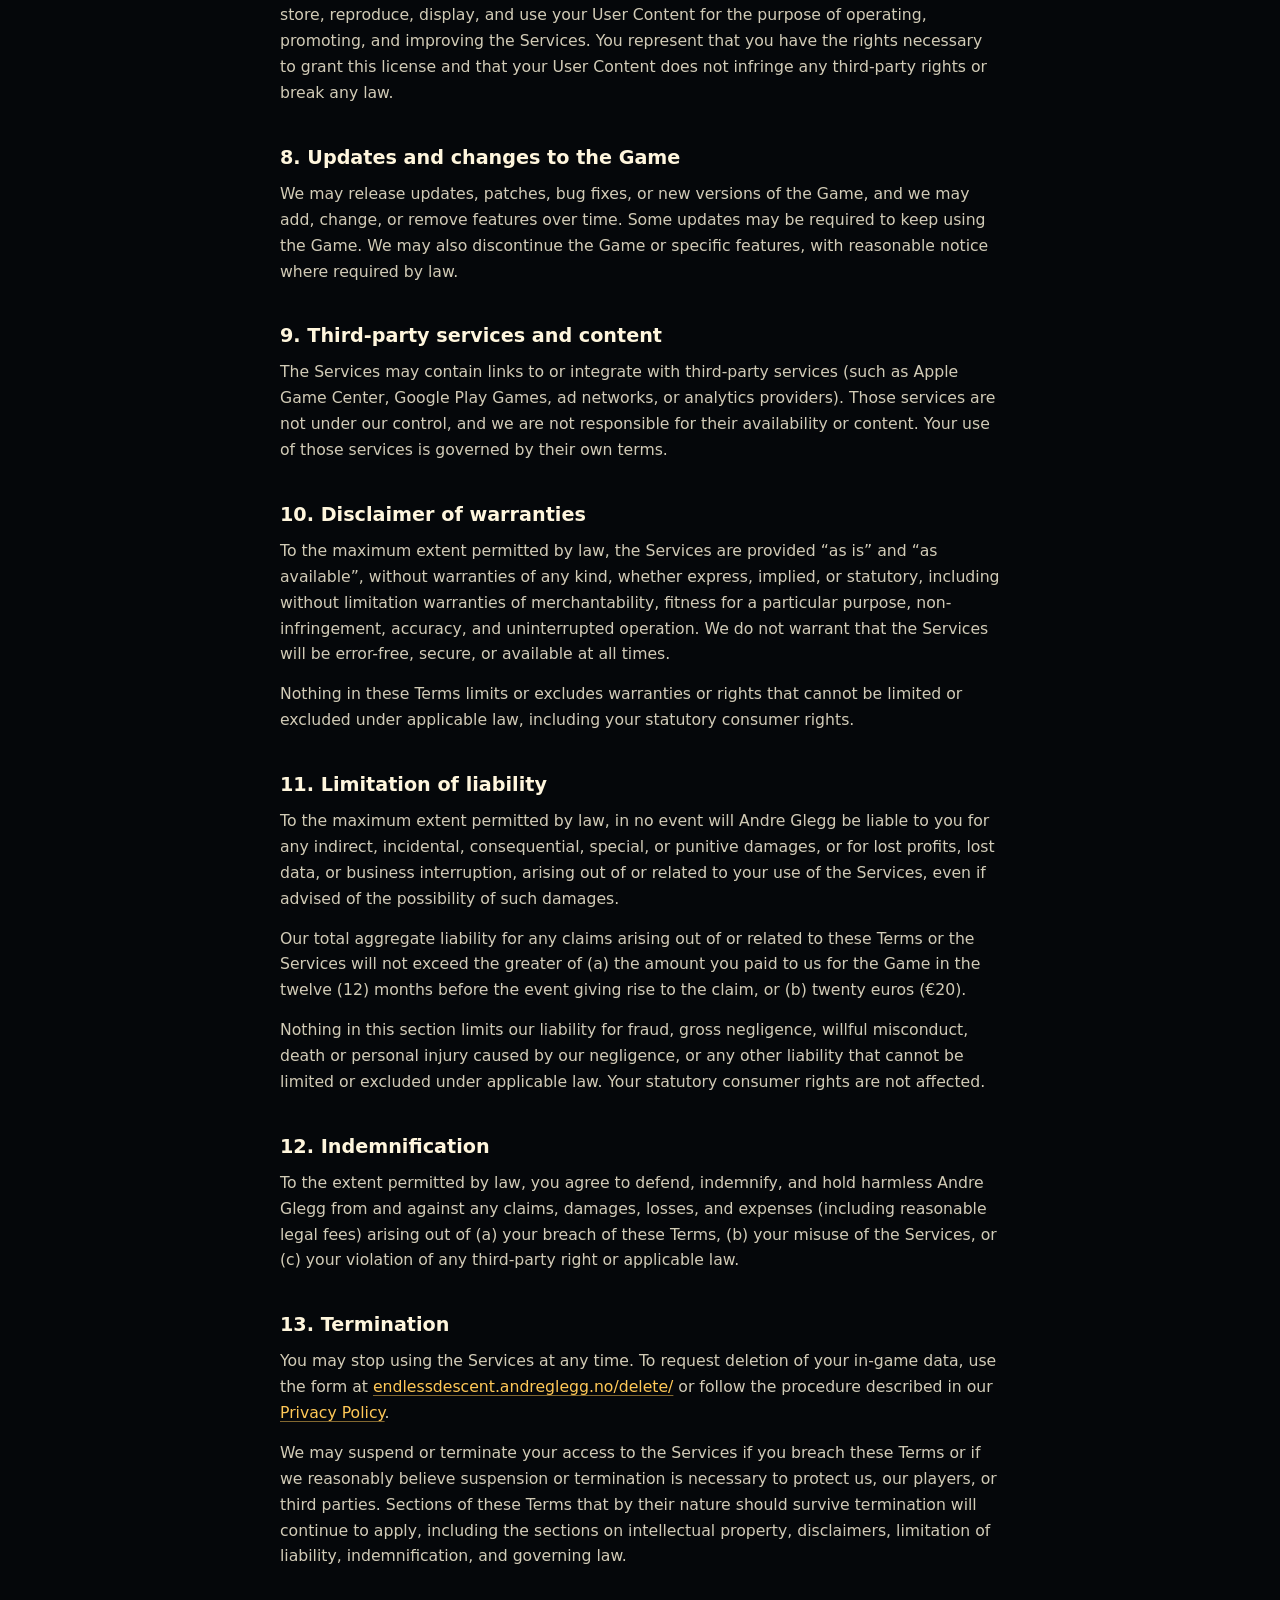
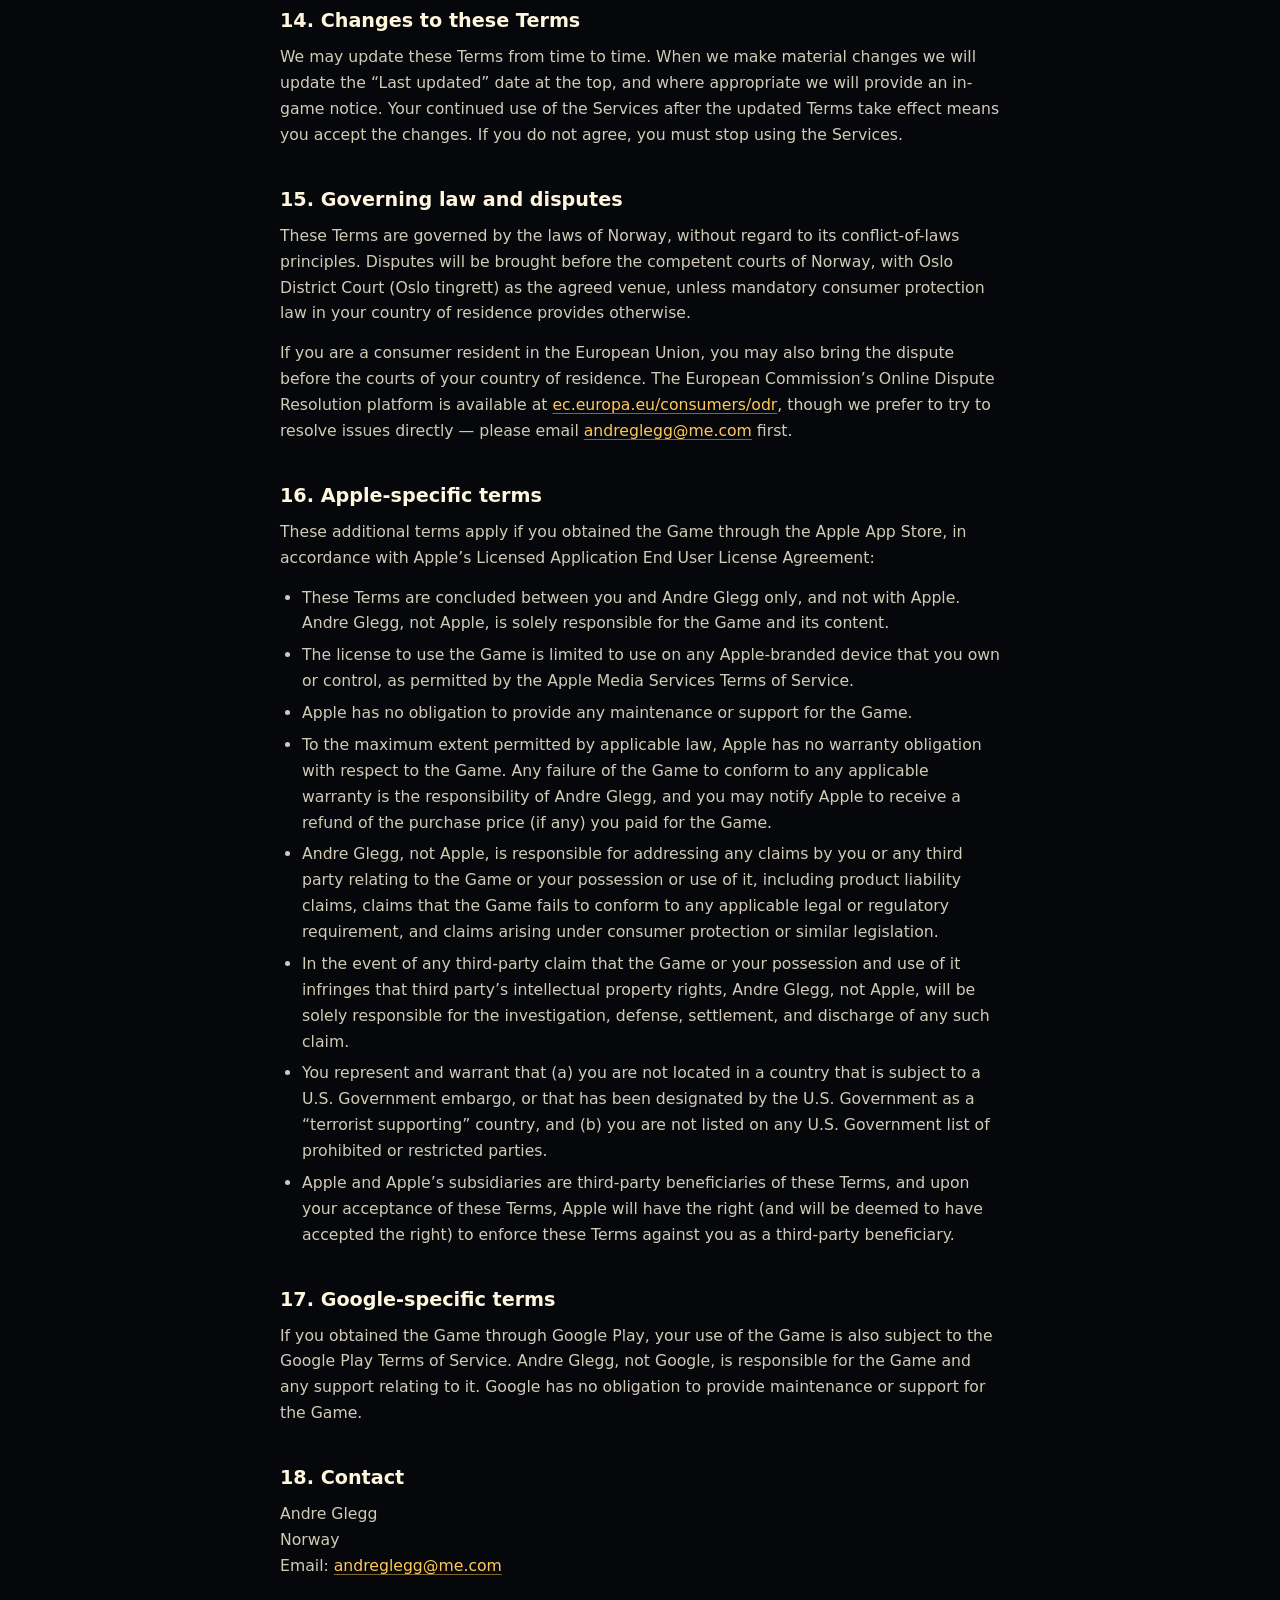
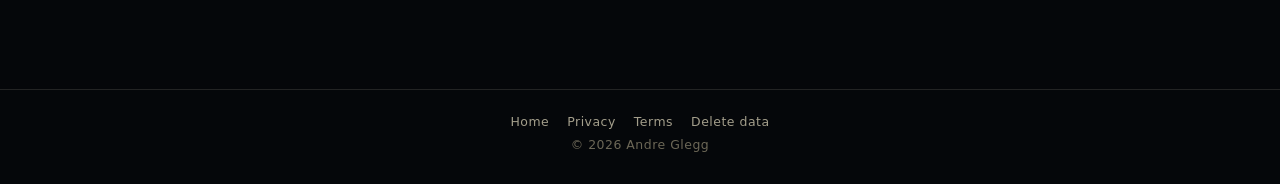
<file: terms/index.html>
<!doctype html>
<html lang="en">
  <head>
    <meta charset="utf-8">
    <meta name="viewport" content="width=device-width, initial-scale=1, viewport-fit=cover">
    <title>Terms of Use &middot; Endless Descent</title>
    <meta name="description" content="Terms of Use for the Endless Descent mobile game by Andre Glegg.">
    <meta name="robots" content="index, follow">
    <meta name="theme-color" content="#05070a">
    <link rel="canonical" href="https://endlessdescent.andreglegg.no/terms/">
    <link rel="stylesheet" href="/docs.css">
  </head>
  <body>
    <header class="page-header">
      <a class="home" href="/">
        <img src="/assets/logo.webp" alt="Endless Descent">
      </a>
      <nav>
        <a href="/privacy/">Privacy</a>
        <a href="/terms/" aria-current="page">Terms</a>
        <a href="/delete/">Delete data</a>
      </nav>
    </header>

    <main class="doc">
      <h1>Terms of Use</h1>
      <p class="meta">Last updated: 13 May 2026</p>

      <p>
        These Terms of Use (the &ldquo;Terms&rdquo;) govern your access to and use
        of the mobile game <strong>Endless Descent</strong> (the &ldquo;Game&rdquo;)
        and the related website at
        <a href="https://endlessdescent.andreglegg.no/">endlessdescent.andreglegg.no</a>
        (together, the &ldquo;Services&rdquo;), which are provided by
        <strong>Andre Glegg</strong> (&ldquo;we&rdquo;, &ldquo;us&rdquo;,
        &ldquo;our&rdquo;), a sole developer based in Norway.
      </p>

      <p>
        Please read these Terms carefully. By downloading, installing, or using the
        Game, you agree to be bound by these Terms and by our
        <a href="/privacy/">Privacy Policy</a>. If you do not agree, do not use
        the Services.
      </p>

      <div class="callout">
        <p>
          The Game is distributed through the Apple App Store and Google Play.
          Your use of the relevant store is also governed by Apple&rsquo;s or
          Google&rsquo;s own terms, which apply in addition to these Terms.
        </p>
      </div>

      <div class="toc">
        <h2>Contents</h2>
        <ol>
          <li><a href="#eligibility">Eligibility</a></li>
          <li><a href="#license">License to use the Game</a></li>
          <li><a href="#accounts">Accounts</a></li>
          <li><a href="#purchases">In-app purchases and virtual items</a></li>
          <li><a href="#conduct">Acceptable use</a></li>
          <li><a href="#ip">Our intellectual property</a></li>
          <li><a href="#ugc">User-generated content</a></li>
          <li><a href="#updates">Updates and changes to the Game</a></li>
          <li><a href="#third-parties">Third-party services and content</a></li>
          <li><a href="#warranty">Disclaimer of warranties</a></li>
          <li><a href="#liability">Limitation of liability</a></li>
          <li><a href="#indemnity">Indemnification</a></li>
          <li><a href="#termination">Termination</a></li>
          <li><a href="#changes">Changes to these Terms</a></li>
          <li><a href="#law">Governing law and disputes</a></li>
          <li><a href="#apple">Apple-specific terms</a></li>
          <li><a href="#google">Google-specific terms</a></li>
          <li><a href="#contact">Contact</a></li>
        </ol>
      </div>

      <h2 id="eligibility">1. Eligibility</h2>
      <p>
        You may use the Services only if you can form a binding contract with us
        under the law of the country where you live, and you are not barred from
        receiving the Services under applicable law. The Game is intended for a
        general audience and is not directed to children under 13. If you are a
        minor, you may only use the Services with the involvement of a parent or
        legal guardian.
      </p>

      <h2 id="license">2. License to use the Game</h2>
      <p>
        Subject to your compliance with these Terms, we grant you a personal,
        limited, non-exclusive, non-transferable, non-sublicensable, revocable
        license to download and use the Game on devices you own or control, for
        your personal, non-commercial entertainment.
      </p>
      <p>
        We retain all rights, title, and interest in and to the Game and the
        Services, including all copies, modifications, and derivative works. No
        rights are granted to you except as expressly stated in these Terms.
      </p>

      <h2 id="accounts">3. Accounts</h2>
      <p>
        Some features require you to sign in with Apple Game Center, Google Play
        Games, or another sign-in option we may add. You are responsible for the
        activity that occurs under your account, including keeping your sign-in
        credentials secure. Tell us promptly at
        <a href="mailto:andreglegg@me.com">andreglegg@me.com</a> if you suspect
        unauthorized use of your account.
      </p>

      <h2 id="purchases">4. In-app purchases and virtual items</h2>
      <p>
        The Game may offer in-app purchases such as cosmetics, a no-ads option,
        or other optional content (&ldquo;Virtual Items&rdquo;). All purchases are
        processed by Apple or Google through their in-app purchase systems and are
        subject to the additional terms of those stores.
      </p>
      <ul>
        <li>
          Virtual Items are licensed, not sold, to you. You receive a personal,
          non-transferable, revocable license to use them within the Game.
        </li>
        <li>
          Virtual Items have no monetary value, cannot be redeemed for cash, and
          cannot be transferred outside the Game or to another account.
        </li>
        <li>
          We may, in our reasonable discretion, modify, suspend, or remove Virtual
          Items, for example to balance gameplay, address abuse, or comply with law.
          Where required by consumer protection law, we will provide reasonable
          notice and appropriate remedies.
        </li>
        <li>
          Refunds for in-app purchases are handled by Apple or Google under their
          own refund policies. Your statutory consumer rights (including any right
          of withdrawal under EU / Norwegian law) are not affected.
        </li>
      </ul>

      <h2 id="conduct">5. Acceptable use</h2>
      <p>
        When using the Services, you agree not to:
      </p>
      <ul>
        <li>
          Break any applicable law, regulation, or third-party right.
        </li>
        <li>
          Reverse engineer, decompile, disassemble, or attempt to extract the
          source code of the Game, except where this restriction is prohibited
          by law.
        </li>
        <li>
          Cheat, exploit bugs, use unauthorized third-party software, modify
          memory, automate gameplay (botting), or otherwise tamper with the Game.
        </li>
        <li>
          Interfere with or disrupt the Services, our infrastructure, or other
          players&rsquo; enjoyment of the Game.
        </li>
        <li>
          Sell, trade, or transfer accounts, Virtual Items, or in-game progress
          outside the Services.
        </li>
        <li>
          Use the Services to harass, threaten, or harm others, or to upload
          malicious code.
        </li>
        <li>
          Bypass technical limitations or access controls in the Services.
        </li>
      </ul>
      <p>
        We may suspend or terminate accounts that violate these rules, in addition
        to any other remedies available to us.
      </p>

      <h2 id="ip">6. Our intellectual property</h2>
      <p>
        The Game &mdash; including its code, art, music, sound effects, characters,
        names, logos, and the &ldquo;Endless Descent&rdquo; brand &mdash; is owned
        by Andre Glegg and is protected by copyright, trademark, and other laws.
        You may not copy, reproduce, distribute, publicly display, or create
        derivative works from any part of the Services except as expressly allowed
        by these Terms or applicable law.
      </p>
      <p>
        Reasonable, non-commercial fan content (such as gameplay videos, streams,
        screenshots, and reviews) is permitted, provided you do not imply official
        endorsement or sponsorship. We may revoke this permission at any time.
      </p>

      <h2 id="ugc">7. User-generated content</h2>
      <p>
        If the Game allows you to submit content (for example, a player name, an
        avatar, or feedback) (&ldquo;User Content&rdquo;), you keep ownership of
        your User Content. You grant us a worldwide, non-exclusive, royalty-free,
        sublicensable, and transferable license to host, store, reproduce, display,
        and use your User Content for the purpose of operating, promoting, and
        improving the Services. You represent that you have the rights necessary
        to grant this license and that your User Content does not infringe any
        third-party rights or break any law.
      </p>

      <h2 id="updates">8. Updates and changes to the Game</h2>
      <p>
        We may release updates, patches, bug fixes, or new versions of the Game,
        and we may add, change, or remove features over time. Some updates may be
        required to keep using the Game. We may also discontinue the Game or
        specific features, with reasonable notice where required by law.
      </p>

      <h2 id="third-parties">9. Third-party services and content</h2>
      <p>
        The Services may contain links to or integrate with third-party services
        (such as Apple Game Center, Google Play Games, ad networks, or analytics
        providers). Those services are not under our control, and we are not
        responsible for their availability or content. Your use of those services
        is governed by their own terms.
      </p>

      <h2 id="warranty">10. Disclaimer of warranties</h2>
      <p>
        To the maximum extent permitted by law, the Services are provided
        &ldquo;as is&rdquo; and &ldquo;as available&rdquo;, without warranties of
        any kind, whether express, implied, or statutory, including without
        limitation warranties of merchantability, fitness for a particular purpose,
        non-infringement, accuracy, and uninterrupted operation. We do not warrant
        that the Services will be error-free, secure, or available at all times.
      </p>
      <p>
        Nothing in these Terms limits or excludes warranties or rights that cannot
        be limited or excluded under applicable law, including your statutory
        consumer rights.
      </p>

      <h2 id="liability">11. Limitation of liability</h2>
      <p>
        To the maximum extent permitted by law, in no event will Andre Glegg be
        liable to you for any indirect, incidental, consequential, special, or
        punitive damages, or for lost profits, lost data, or business interruption,
        arising out of or related to your use of the Services, even if advised of
        the possibility of such damages.
      </p>
      <p>
        Our total aggregate liability for any claims arising out of or related to
        these Terms or the Services will not exceed the greater of (a) the amount
        you paid to us for the Game in the twelve (12) months before the event
        giving rise to the claim, or (b) twenty euros (&euro;20).
      </p>
      <p>
        Nothing in this section limits our liability for fraud, gross negligence,
        willful misconduct, death or personal injury caused by our negligence, or
        any other liability that cannot be limited or excluded under applicable
        law. Your statutory consumer rights are not affected.
      </p>

      <h2 id="indemnity">12. Indemnification</h2>
      <p>
        To the extent permitted by law, you agree to defend, indemnify, and hold
        harmless Andre Glegg from and against any claims, damages, losses, and
        expenses (including reasonable legal fees) arising out of (a) your breach
        of these Terms, (b) your misuse of the Services, or (c) your violation of
        any third-party right or applicable law.
      </p>

      <h2 id="termination">13. Termination</h2>
      <p>
        You may stop using the Services at any time. To request deletion of your
        in-game data, use the form at
        <a href="/delete/">endlessdescent.andreglegg.no/delete/</a> or follow
        the procedure described in our
        <a href="/privacy/#deletion">Privacy Policy</a>.
      </p>
      <p>
        We may suspend or terminate your access to the Services if you breach
        these Terms or if we reasonably believe suspension or termination is
        necessary to protect us, our players, or third parties. Sections of these
        Terms that by their nature should survive termination will continue to
        apply, including the sections on intellectual property, disclaimers,
        limitation of liability, indemnification, and governing law.
      </p>

      <h2 id="changes">14. Changes to these Terms</h2>
      <p>
        We may update these Terms from time to time. When we make material
        changes we will update the &ldquo;Last updated&rdquo; date at the top, and
        where appropriate we will provide an in-game notice. Your continued use
        of the Services after the updated Terms take effect means you accept the
        changes. If you do not agree, you must stop using the Services.
      </p>

      <h2 id="law">15. Governing law and disputes</h2>
      <p>
        These Terms are governed by the laws of Norway, without regard to its
        conflict-of-laws principles. Disputes will be brought before the
        competent courts of Norway, with Oslo District Court (Oslo tingrett) as
        the agreed venue, unless mandatory consumer protection law in your
        country of residence provides otherwise.
      </p>
      <p>
        If you are a consumer resident in the European Union, you may also bring
        the dispute before the courts of your country of residence. The European
        Commission&rsquo;s Online Dispute Resolution platform is available at
        <a href="https://ec.europa.eu/consumers/odr/">ec.europa.eu/consumers/odr</a>,
        though we prefer to try to resolve issues directly &mdash; please email
        <a href="mailto:andreglegg@me.com">andreglegg@me.com</a> first.
      </p>

      <h2 id="apple">16. Apple-specific terms</h2>
      <p>
        These additional terms apply if you obtained the Game through the Apple
        App Store, in accordance with Apple&rsquo;s Licensed Application End User
        License Agreement:
      </p>
      <ul>
        <li>
          These Terms are concluded between you and Andre Glegg only, and not with
          Apple. Andre Glegg, not Apple, is solely responsible for the Game and its
          content.
        </li>
        <li>
          The license to use the Game is limited to use on any Apple-branded
          device that you own or control, as permitted by the Apple Media Services
          Terms of Service.
        </li>
        <li>
          Apple has no obligation to provide any maintenance or support for the
          Game.
        </li>
        <li>
          To the maximum extent permitted by applicable law, Apple has no warranty
          obligation with respect to the Game. Any failure of the Game to conform
          to any applicable warranty is the responsibility of Andre Glegg, and you
          may notify Apple to receive a refund of the purchase price (if any) you
          paid for the Game.
        </li>
        <li>
          Andre Glegg, not Apple, is responsible for addressing any claims by you
          or any third party relating to the Game or your possession or use of it,
          including product liability claims, claims that the Game fails to conform
          to any applicable legal or regulatory requirement, and claims arising
          under consumer protection or similar legislation.
        </li>
        <li>
          In the event of any third-party claim that the Game or your possession
          and use of it infringes that third party&rsquo;s intellectual property
          rights, Andre Glegg, not Apple, will be solely responsible for the
          investigation, defense, settlement, and discharge of any such claim.
        </li>
        <li>
          You represent and warrant that (a) you are not located in a country that
          is subject to a U.S. Government embargo, or that has been designated by
          the U.S. Government as a &ldquo;terrorist supporting&rdquo; country, and
          (b) you are not listed on any U.S. Government list of prohibited or
          restricted parties.
        </li>
        <li>
          Apple and Apple&rsquo;s subsidiaries are third-party beneficiaries of
          these Terms, and upon your acceptance of these Terms, Apple will have
          the right (and will be deemed to have accepted the right) to enforce
          these Terms against you as a third-party beneficiary.
        </li>
      </ul>

      <h2 id="google">17. Google-specific terms</h2>
      <p>
        If you obtained the Game through Google Play, your use of the Game is
        also subject to the Google Play Terms of Service. Andre Glegg, not
        Google, is responsible for the Game and any support relating to it.
        Google has no obligation to provide maintenance or support for the Game.
      </p>

      <h2 id="contact">18. Contact</h2>
      <p>
        Andre Glegg<br>
        Norway<br>
        Email: <a href="mailto:andreglegg@me.com">andreglegg@me.com</a>
      </p>
    </main>

    <footer class="page-footer">
      <nav>
        <a href="/">Home</a>
        <a href="/privacy/">Privacy</a>
        <a href="/terms/">Terms</a>
        <a href="/delete/">Delete data</a>
      </nav>
      &copy; 2026 Andre Glegg
    </footer>
  </body>
</html>
</file>
<file: styles.css>
:root {
  --ink: #fff6dd;
  --muted: #9d9787;
  --gold: #ffc857;
  --bg: #05070a;
  color-scheme: dark;
  font-family:
    Inter, ui-sans-serif, system-ui, -apple-system, BlinkMacSystemFont,
    "Segoe UI", sans-serif;
}

* { box-sizing: border-box; }

html, body {
  margin: 0;
  height: 100%;
  overflow: hidden;
  background: var(--bg);
  color: var(--ink);
}

body {
  position: relative;
  background:
    radial-gradient(ellipse 60% 50% at 50% 38%, rgba(255, 200, 87, 0.16), transparent 70%),
    radial-gradient(ellipse 50% 40% at 50% 100%, rgba(182, 76, 255, 0.10), transparent 70%),
    linear-gradient(180deg, #0a0d14 0%, #05070a 60%, #02030a 100%);
}

body::before {
  content: "";
  position: absolute;
  inset: 0;
  background:
    radial-gradient(ellipse at 50% 50%, transparent 40%, rgba(0,0,0,0.6) 100%);
  pointer-events: none;
  z-index: 1;
}

.stage {
  position: relative;
  z-index: 2;
  height: 100svh;
  width: min(640px, calc(100% - 32px));
  margin: 0 auto;
  display: flex;
  flex-direction: column;
  align-items: center;
  justify-content: center;
  text-align: center;
  padding: env(safe-area-inset-top) 0 env(safe-area-inset-bottom);
}

.logo {
  margin: 0;
  font-size: 0;
  line-height: 0;
  animation: drift 8s ease-in-out infinite alternate;
}

.logo img {
  width: clamp(260px, 62vw, 440px);
  height: auto;
  display: block;
  filter:
    drop-shadow(0 20px 32px rgba(0, 0, 0, 0.55))
    drop-shadow(0 0 70px rgba(255, 200, 87, 0.18));
}

@keyframes drift {
  from { transform: translateY(-3px); }
  to   { transform: translateY(3px); }
}

.tagline {
  max-width: 28ch;
  margin: 32px 0 0;
  color: var(--ink);
  font-size: clamp(0.98rem, 2vw, 1.1rem);
  line-height: 1.55;
  opacity: 0.88;
}

.badge {
  margin: 28px 0 0;
  display: inline-flex;
  align-items: center;
  gap: 9px;
  padding: 7px 14px 7px 12px;
  border-radius: 999px;
  border: 1px solid rgba(255, 200, 87, 0.32);
  background: rgba(255, 200, 87, 0.06);
  color: var(--gold);
  font-size: 0.72rem;
  font-weight: 700;
  letter-spacing: 0.26em;
  text-transform: uppercase;
}

.dot {
  width: 7px;
  height: 7px;
  border-radius: 50%;
  background: var(--gold);
  box-shadow: 0 0 10px rgba(255, 200, 87, 0.9);
  animation: pulse 2.2s ease-in-out infinite;
}

@keyframes pulse {
  0%, 100% { opacity: 1;   transform: scale(1); }
  50%      { opacity: 0.4; transform: scale(0.85); }
}

.foot {
  position: absolute;
  z-index: 3;
  left: 0;
  right: 0;
  bottom: calc(22px + env(safe-area-inset-bottom));
  display: flex;
  flex-wrap: wrap;
  justify-content: center;
  align-items: center;
  gap: 10px;
  color: var(--muted);
  font-size: 0.82rem;
  letter-spacing: 0.04em;
}

.foot a {
  color: var(--ink);
  text-decoration: none;
  padding: 4px 2px;
  border-bottom: 1px solid rgba(255, 246, 221, 0.25);
  transition: color 0.2s, border-color 0.2s;
}

.foot a:hover {
  color: var(--gold);
  border-bottom-color: var(--gold);
}

.foot .sep {
  color: rgba(255, 246, 221, 0.25);
}

.sparks {
  position: absolute;
  inset: 0;
  z-index: 0;
  overflow: hidden;
  pointer-events: none;
}

.sparks span {
  position: absolute;
  top: -8px;
  width: 2px;
  height: 2px;
  border-radius: 50%;
  background: rgba(255, 246, 221, 0.8);
  box-shadow: 0 0 6px rgba(255, 200, 87, 0.5);
  animation: fall linear infinite;
  will-change: transform, opacity;
}

@keyframes fall {
  0%   { transform: translate3d(0, -10vh, 0); opacity: 0; }
  10%  { opacity: 1; }
  90%  { opacity: 1; }
  100% { transform: translate3d(0, 110vh, 0); opacity: 0; }
}

.sparks span:nth-child(1)  { left:  4%; animation-duration:  9s; animation-delay: -1s; }
.sparks span:nth-child(2)  { left: 11%; animation-duration: 11s; animation-delay: -4s; width: 1px; height: 1px; }
.sparks span:nth-child(3)  { left: 17%; animation-duration:  8s; animation-delay: -2s; }
.sparks span:nth-child(4)  { left: 23%; animation-duration: 13s; animation-delay: -6s; width: 3px; height: 3px; }
.sparks span:nth-child(5)  { left: 29%; animation-duration: 10s; animation-delay:  0s; width: 1px; height: 1px; }
.sparks span:nth-child(6)  { left: 35%; animation-duration: 12s; animation-delay: -3s; }
.sparks span:nth-child(7)  { left: 41%; animation-duration:  9s; animation-delay: -5s; width: 1px; height: 1px; }
.sparks span:nth-child(8)  { left: 47%; animation-duration: 14s; animation-delay: -2s; width: 2px; height: 2px; }
.sparks span:nth-child(9)  { left: 53%; animation-duration: 11s; animation-delay: -7s; }
.sparks span:nth-child(10) { left: 59%; animation-duration:  8s; animation-delay: -1s; width: 1px; height: 1px; }
.sparks span:nth-child(11) { left: 65%; animation-duration: 13s; animation-delay: -4s; width: 3px; height: 3px; }
.sparks span:nth-child(12) { left: 71%; animation-duration: 10s; animation-delay: -6s; }
.sparks span:nth-child(13) { left: 77%; animation-duration: 11s; animation-delay: -2s; width: 1px; height: 1px; }
.sparks span:nth-child(14) { left: 83%; animation-duration:  9s; animation-delay: -3s; }
.sparks span:nth-child(15) { left: 89%; animation-duration: 12s; animation-delay: -5s; width: 2px; height: 2px; }
.sparks span:nth-child(16) { left:  8%; animation-duration: 15s; animation-delay: -8s; width: 1px; height: 1px; }
.sparks span:nth-child(17) { left: 26%; animation-duration: 16s; animation-delay: -3s; width: 1px; height: 1px; }
.sparks span:nth-child(18) { left: 44%; animation-duration: 15s; animation-delay: -9s; width: 1px; height: 1px; }
.sparks span:nth-child(19) { left: 68%; animation-duration: 16s; animation-delay: -6s; width: 1px; height: 1px; }
.sparks span:nth-child(20) { left: 92%; animation-duration: 14s; animation-delay: -4s; width: 1px; height: 1px; }

@media (prefers-reduced-motion: reduce) {
  .logo, .dot { animation: none; }
  .sparks span { animation: none; opacity: 0.4; }
}
</file>
<file: docs.css>
:root {
  --ink: #fff6dd;
  --muted: #a39e8b;
  --dim: #6c6757;
  --gold: #ffc857;
  --bg: #05070a;
  --line: rgba(255, 246, 221, 0.12);
  --card: rgba(255, 246, 221, 0.03);
  color-scheme: dark;
  font-family:
    Inter, ui-sans-serif, system-ui, -apple-system, BlinkMacSystemFont,
    "Segoe UI", sans-serif;
}

* { box-sizing: border-box; }

html, body {
  margin: 0;
  background: var(--bg);
  color: var(--ink);
}

body {
  position: relative;
  background:
    radial-gradient(ellipse 60% 40% at 50% 0%, rgba(255, 200, 87, 0.10), transparent 70%),
    radial-gradient(ellipse 60% 40% at 50% 100%, rgba(182, 76, 255, 0.06), transparent 70%),
    linear-gradient(180deg, #0a0d14 0%, #05070a 60%, #02030a 100%);
  background-attachment: fixed;
  -webkit-text-size-adjust: 100%;
  -webkit-font-smoothing: antialiased;
}

.page-header {
  position: sticky;
  top: 0;
  z-index: 10;
  display: flex;
  align-items: center;
  gap: 16px;
  padding: 16px 20px;
  border-bottom: 1px solid var(--line);
  background: rgba(5, 7, 10, 0.78);
  backdrop-filter: blur(14px);
}

.page-header .home {
  display: inline-flex;
  align-items: center;
  gap: 10px;
  color: var(--ink);
  text-decoration: none;
  font-weight: 700;
  font-size: 0.9rem;
  letter-spacing: 0.04em;
}

.page-header .home img {
  height: 22px;
  width: auto;
  display: block;
  filter: drop-shadow(0 1px 0 rgba(0,0,0,0.4));
}

.page-header nav {
  margin-left: auto;
  display: flex;
  gap: 18px;
  font-size: 0.85rem;
}

.page-header nav a {
  color: var(--muted);
  text-decoration: none;
}

.page-header nav a[aria-current="page"],
.page-header nav a:hover {
  color: var(--gold);
}

main.doc {
  width: min(720px, calc(100% - 40px));
  margin: 0 auto;
  padding: clamp(40px, 6vw, 72px) 0 96px;
}

.doc h1 {
  margin: 0 0 8px;
  font-size: clamp(1.9rem, 4.5vw, 2.6rem);
  line-height: 1.1;
  letter-spacing: -0.01em;
}

.doc .meta {
  margin: 0 0 32px;
  color: var(--dim);
  font-size: 0.82rem;
  letter-spacing: 0.06em;
  text-transform: uppercase;
}

.doc h2 {
  margin: 40px 0 12px;
  font-size: 1.2rem;
  letter-spacing: 0;
  color: var(--ink);
}

.doc h3 {
  margin: 24px 0 8px;
  font-size: 1rem;
  color: var(--ink);
}

.doc p,
.doc li {
  color: rgba(255, 246, 221, 0.82);
  font-size: 0.98rem;
  line-height: 1.65;
}

.doc p { margin: 0 0 14px; }

.doc ul,
.doc ol {
  margin: 0 0 14px;
  padding-left: 22px;
}

.doc li { margin-bottom: 6px; }

.doc a {
  color: var(--gold);
  text-decoration: underline;
  text-underline-offset: 3px;
  text-decoration-color: rgba(255, 200, 87, 0.5);
}

.doc a:hover { text-decoration-color: var(--gold); }

.doc strong { color: var(--ink); }

.doc hr {
  border: 0;
  border-top: 1px solid var(--line);
  margin: 40px 0;
}

.callout {
  border: 1px solid var(--line);
  border-radius: 10px;
  background: var(--card);
  padding: 16px 18px;
  margin: 8px 0 16px;
}

.callout p:last-child { margin-bottom: 0; }

.toc {
  margin: 0 0 32px;
  padding: 18px 20px;
  border: 1px solid var(--line);
  border-radius: 10px;
  background: var(--card);
}

.toc h2 {
  margin: 0 0 10px;
  font-size: 0.78rem;
  letter-spacing: 0.18em;
  text-transform: uppercase;
  color: var(--gold);
}

.toc ol {
  margin: 0;
  padding-left: 22px;
  font-size: 0.92rem;
}

.toc a { color: var(--ink); text-decoration: none; }
.toc a:hover { color: var(--gold); }

.page-footer {
  border-top: 1px solid var(--line);
  padding: 24px 20px 32px;
  text-align: center;
  color: var(--dim);
  font-size: 0.78rem;
  letter-spacing: 0.04em;
}

.page-footer nav {
  margin-bottom: 8px;
  display: flex;
  justify-content: center;
  gap: 18px;
}

.page-footer nav a {
  color: var(--muted);
  text-decoration: none;
}

.page-footer nav a:hover { color: var(--gold); }
</file>
